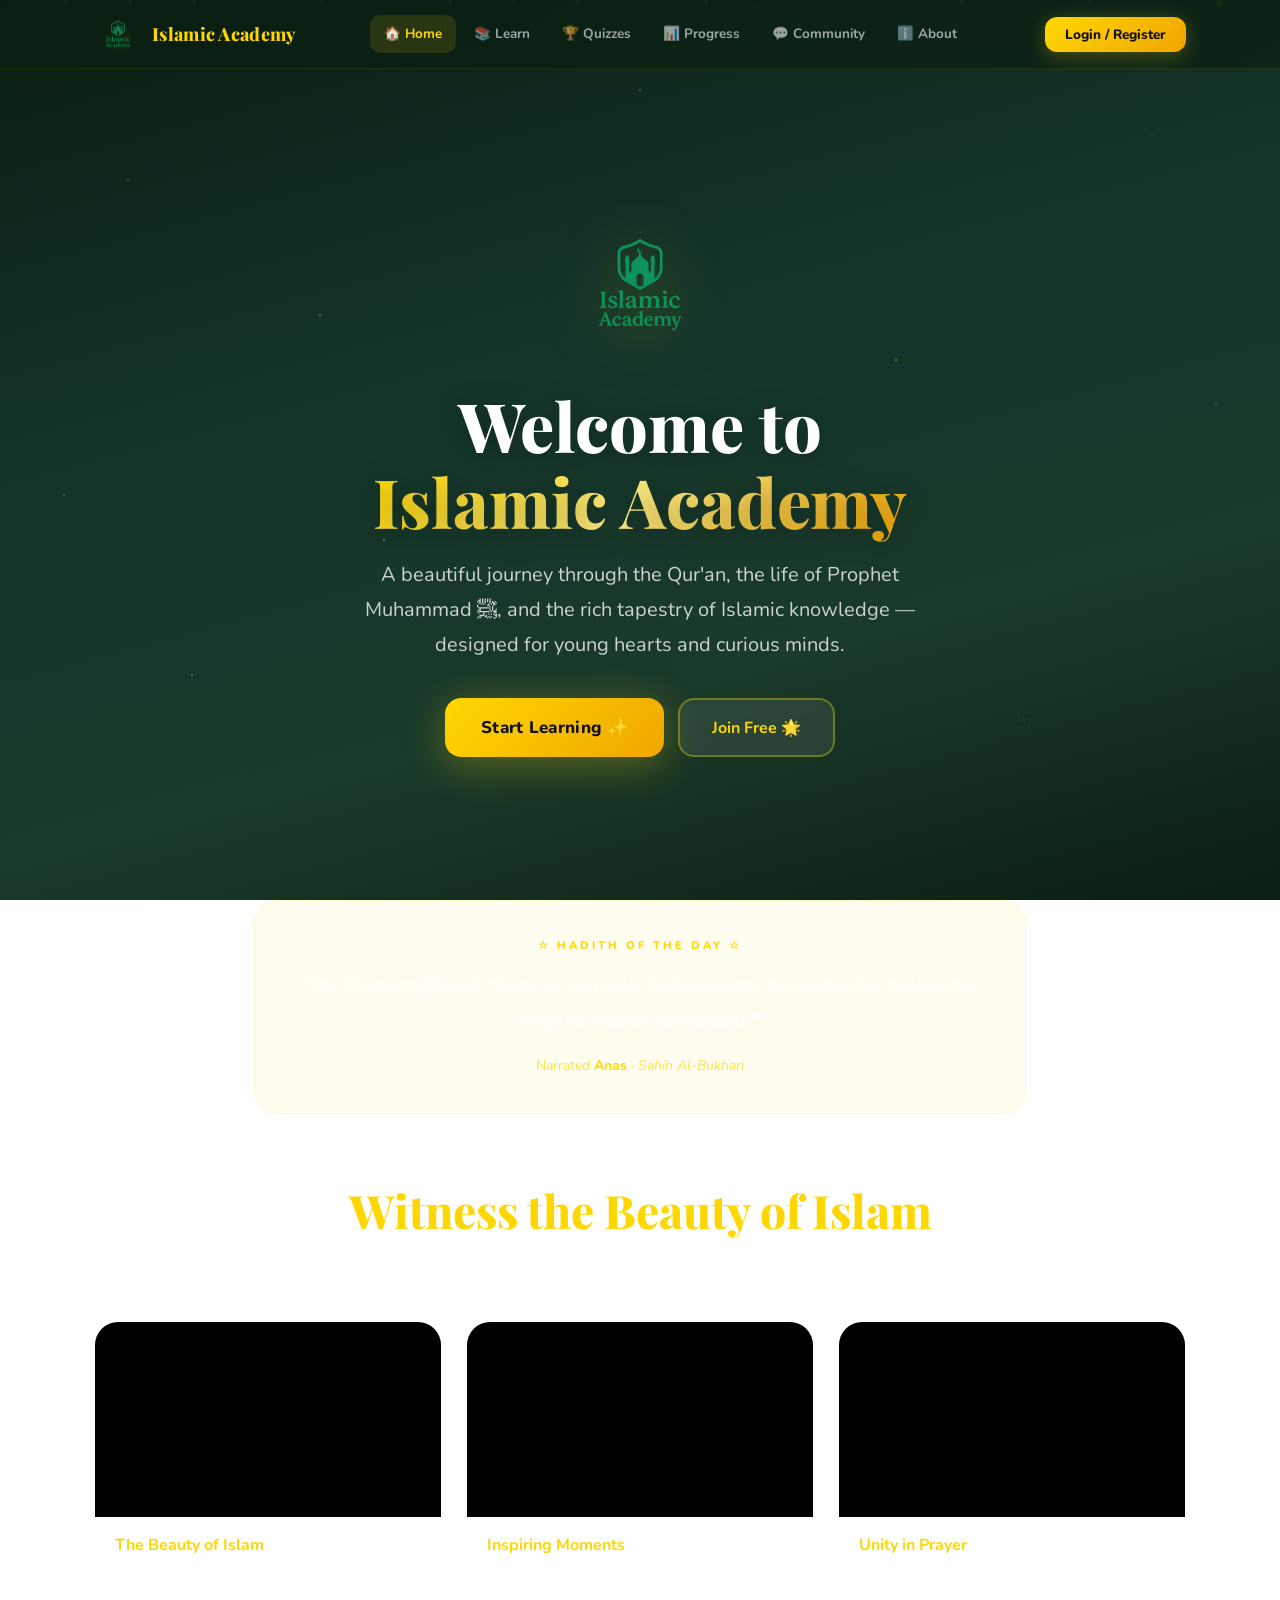
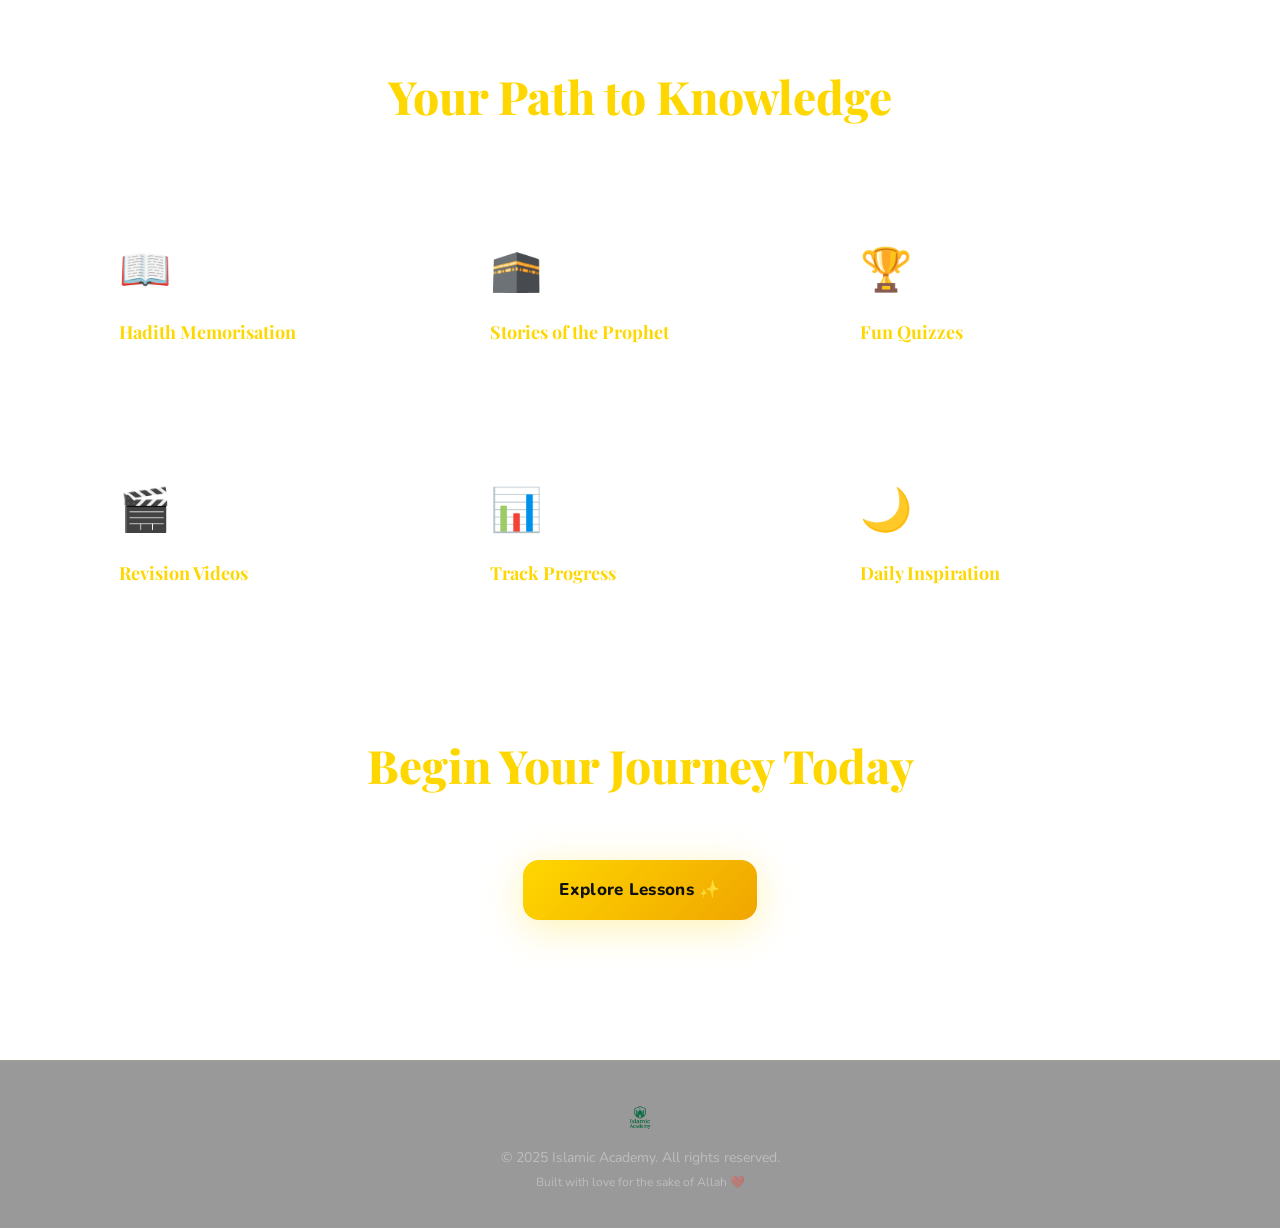
<file: index.html>
<!DOCTYPE html>
<html lang="en">
<head>
  <meta charset="UTF-8"/>
  <meta name="viewport" content="width=device-width, initial-scale=1.0"/>
  <title>Islamic Academy – Home</title>
  <link rel="stylesheet" href="css/style.css"/>
</head>
<body>

  <!-- Floating particles -->
  <div class="particles">
    <div class="particle"></div><div class="particle"></div><div class="particle"></div>
    <div class="particle"></div><div class="particle"></div><div class="particle"></div>
    <div class="particle"></div><div class="particle"></div><div class="particle"></div>
    <div class="particle"></div><div class="particle"></div><div class="particle"></div>
  </div>

  <!-- ═══ NAVBAR ═══ -->
    <div class="navbar-wrap" id="navbar-wrap">
    <nav class="navbar">
      <a href="index.html" class="logo">
        <img src="assets/OFFICAL Logo.png" alt="Islamic Academy Logo"/>
        <span class="logo-text">Islamic Academy</span>
      </a>
      <ul class="nav-links" id="nav-links">
        <li><a href="index.html">🏠 Home</a></li>
        <li><a href="learn.html">📚 Learn</a></li>
        <li><a href="courses.html">🏆 Quizzes</a></li>
        <li><a href="progress.html">📊 Progress</a></li>
        <li><a href="community.html">💬 Community</a></li>
        <li><a href="about.html">ℹ️ About</a></li>
      </ul>
      <div style="display:flex;align-items:center;gap:10px;">
        <div id="user-points-display" style="display:none;" class="nav-points"></div>
        <div id="auth-area">
          <button class="nav-auth-btn" onclick="openAuthModal('login')">Login / Register</button>
        </div>
        <button class="nav-toggle" id="nav-toggle" aria-label="Menu">☰</button>
      </div>
    </nav>
    <div class="nav-mobile" id="nav-mobile">
      <a href="index.html">🏠 Home</a>
      <a href="learn.html">📚 Learn</a>
      <a href="courses.html">🏆 Quizzes</a>
      <a href="progress.html">📊 Progress</a>
      <a href="community.html">💬 Community</a>
      <a href="about.html">ℹ️ About</a>
    </div>
  </div>

  <!-- ═══ HERO ═══ -->
  <section class="hero">
    <img src="assets/OFFICAL Logo.png" alt="Islamic Academy" class="hero-logo reveal"/>
    <h1 class="reveal reveal-delay-1">Welcome to<br><span class="gold-grad">Islamic Academy</span></h1>
    <p class="hero-sub reveal reveal-delay-2">
      A beautiful journey through the Qur'an, the life of Prophet Muhammad ﷺ, and the rich tapestry of Islamic knowledge — designed for young hearts and curious minds.
    </p>
    <div class="hero-btns reveal reveal-delay-3">
      <a href="learn.html" class="btn-primary">Start Learning ✨</a>
      <button class="btn-outline" id="hero-join-btn" onclick="openAuthModal('register')">Join Free 🌟</button>
    </div>
  </section>

  <!-- ═══ HADITH OF THE DAY ═══ -->
  <section class="hadith-section reveal">
    <div class="hadith-card">
      <p class="hadith-label">☆ Hadith of the Day ☆</p>
      <p class="hadith-text" id="hadith-text"><em>Loading…</em></p>
      <p class="hadith-source" id="hadith-source"></p>
    </div>
  </section>

  <!-- ═══ VIDEO SHOWCASE ═══ -->
  <section class="container mt-5 reveal">
    <h2 class="section-title">Witness the Beauty of Islam</h2>
    <p class="section-sub">These gatherings of faith move hearts across the world</p>
    <div class="video-grid">
      <div class="video-card reveal reveal-delay-1">
        <div class="video-embed">
          <iframe src="https://www.youtube.com/embed/hzM3KN6j7kQ?rel=0" title="Islamic Video 1" allow="accelerometer;autoplay;clipboard-write;encrypted-media;gyroscope;picture-in-picture" allowfullscreen loading="lazy"></iframe>
        </div>
        <div class="video-info">
          <h4>The Beauty of Islam</h4>
          <p>A moving glimpse into the faith</p>
        </div>
      </div>
      <div class="video-card reveal reveal-delay-2">
        <div class="video-embed">
          <iframe src="https://www.youtube.com/embed/f6Oyji5hnAg?rel=0" title="Islamic Video 2" allow="accelerometer;autoplay;clipboard-write;encrypted-media;gyroscope;picture-in-picture" allowfullscreen loading="lazy"></iframe>
        </div>
        <div class="video-info">
          <h4>Inspiring Moments</h4>
          <p>Scenes that touch the heart and soul</p>
        </div>
      </div>
      <div class="video-card reveal reveal-delay-3">
        <div class="video-embed">
          <iframe src="https://www.youtube.com/embed/KBxLeBvIWmg?rel=0" title="Islamic Video 3" allow="accelerometer;autoplay;clipboard-write;encrypted-media;gyroscope;picture-in-picture" allowfullscreen loading="lazy"></iframe>
        </div>
        <div class="video-info">
          <h4>Unity in Prayer</h4>
          <p>Witnessing the power of collective worship</p>
        </div>
      </div>
    </div>
  </section>

  <!-- ═══ FEATURES GRID ═══ -->
  <section class="container mt-5 reveal">
    <h2 class="section-title">Your Path to Knowledge</h2>
    <p class="section-sub">Explore everything Islamic Academy has to offer</p>
    <div class="features-grid">
      <a href="learn.html" class="feature-card reveal reveal-delay-1">
        <div class="feature-icon">📖</div>
        <h3>Hadith Memorisation</h3>
        <p>Learn beautiful sayings of the Prophet ﷺ with daily selections</p>
      </a>
      <a href="learn.html" class="feature-card reveal reveal-delay-2">
        <div class="feature-icon">🕋</div>
        <h3>Stories of the Prophet</h3>
        <p>Inspiring stories from the life of Muhammad ﷺ</p>
      </a>
      <a href="courses.html" class="feature-card reveal reveal-delay-3">
        <div class="feature-icon">🏆</div>
        <h3>Fun Quizzes</h3>
        <p>Test your knowledge and track your progress</p>
      </a>
      <a href="learn.html" class="feature-card reveal reveal-delay-4">
        <div class="feature-icon">🎬</div>
        <h3>Revision Videos</h3>
        <p>Watch and learn with curated educational content</p>
      </a>
      <a href="progress.html" class="feature-card reveal reveal-delay-5">
        <div class="feature-icon">📊</div>
        <h3>Track Progress</h3>
        <p>See how far you've come on your learning journey</p>
      </a>
      <a href="learn.html" class="feature-card reveal reveal-delay-5">
        <div class="feature-icon">🌙</div>
        <h3>Daily Inspiration</h3>
        <p>Start each day with wisdom from the Qur'an and Sunnah</p>
      </a>
    </div>
  </section>

  <!-- ═══ CTA ═══ -->
  <section class="container mt-5 text-center reveal" style="padding-bottom:80px;">
    <h2 class="section-title">Begin Your Journey Today</h2>
    <p style="color:var(--text-muted);max-width:500px;margin:0 auto 24px;font-size:16px;">
      Knowledge is light — let it illuminate your path.
    </p>
    <a href="learn.html" class="btn-primary">Explore Lessons ✨</a>
  </section>

  <!-- ═══ FOOTER ═══ -->
  <footer>
    <img src="assets/OFFICAL Logo.png" alt="Islamic Academy" class="footer-logo"/>
    <p>&copy; 2025 Islamic Academy. All rights reserved.</p>
    <p class="footer-love">Built with love for the sake of Allah ❤️</p>
  </footer>

  <!-- ═══ AUTH MODAL ═══ -->
  <div class="modal-overlay" id="auth-modal">
    <div class="modal-box" id="auth-box">
      <!-- Populated by JS -->
    </div>
  </div>

  <script src="js/script.js"></script>
</body>
</html>
</file>
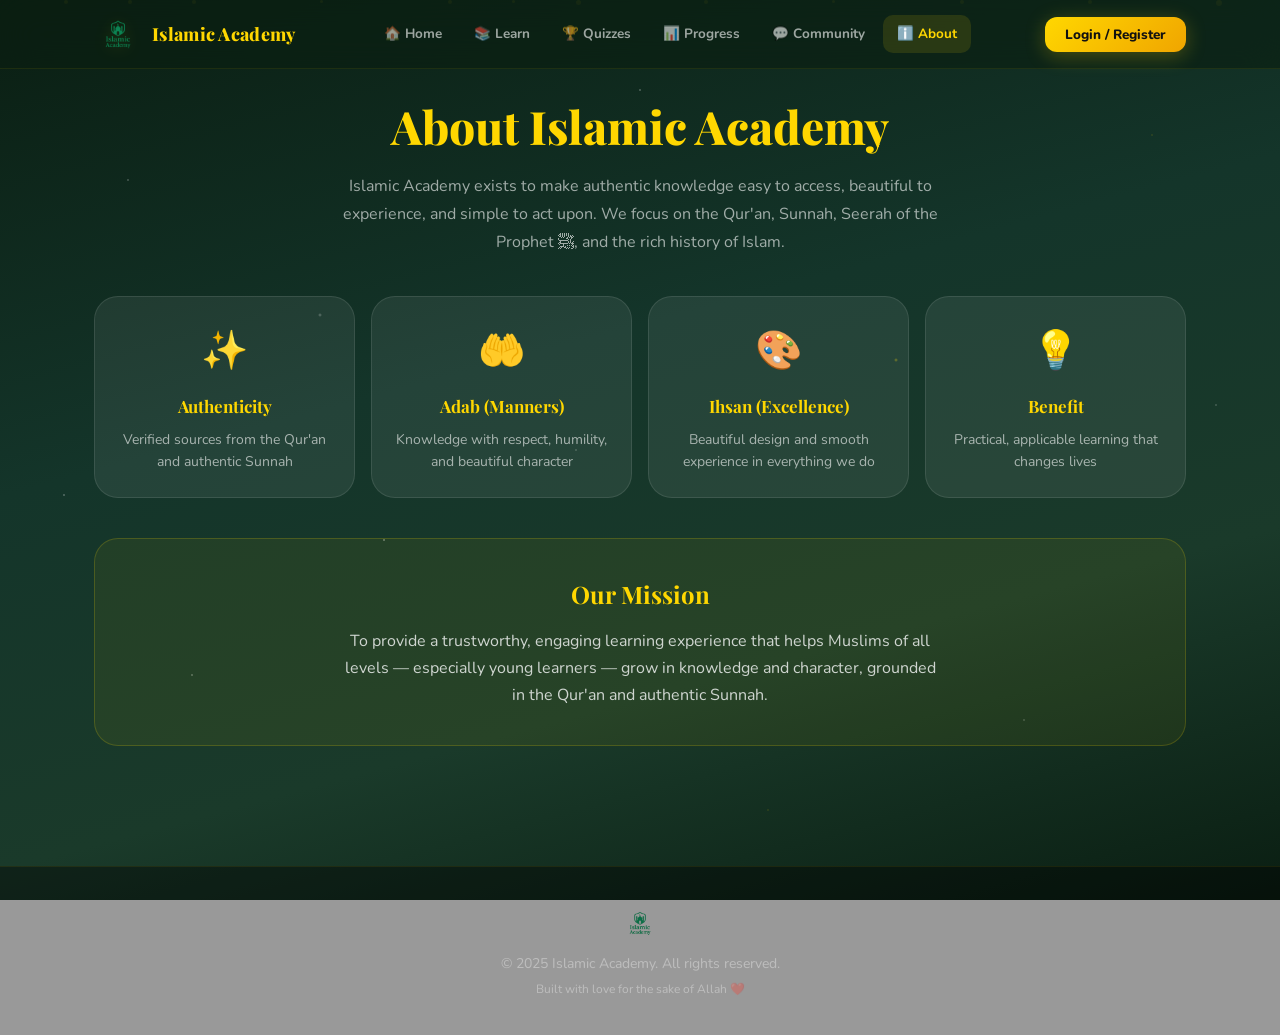
<file: about.html>
<!DOCTYPE html>
<html lang="en">
<head>
  <meta charset="UTF-8"/><meta name="viewport" content="width=device-width, initial-scale=1.0"/>
  <title>About – Islamic Academy</title>
  <link rel="stylesheet" href="css/style.css"/>
</head>
<body>
  <div class="particles"><div class="particle"></div><div class="particle"></div><div class="particle"></div><div class="particle"></div><div class="particle"></div><div class="particle"></div><div class="particle"></div><div class="particle"></div><div class="particle"></div><div class="particle"></div><div class="particle"></div><div class="particle"></div></div>

    <div class="navbar-wrap" id="navbar-wrap">
    <nav class="navbar">
      <a href="index.html" class="logo">
        <img src="assets/OFFICAL Logo.png" alt="Islamic Academy Logo"/>
        <span class="logo-text">Islamic Academy</span>
      </a>
      <ul class="nav-links" id="nav-links">
        <li><a href="index.html">🏠 Home</a></li>
        <li><a href="learn.html">📚 Learn</a></li>
        <li><a href="courses.html">🏆 Quizzes</a></li>
        <li><a href="progress.html">📊 Progress</a></li>
        <li><a href="community.html">💬 Community</a></li>
        <li><a href="about.html">ℹ️ About</a></li>
      </ul>
      <div style="display:flex;align-items:center;gap:10px;">
        <div id="user-points-display" style="display:none;" class="nav-points"></div>
        <div id="auth-area">
          <button class="nav-auth-btn" onclick="openAuthModal('login')">Login / Register</button>
        </div>
        <button class="nav-toggle" id="nav-toggle" aria-label="Menu">☰</button>
      </div>
    </nav>
    <div class="nav-mobile" id="nav-mobile">
      <a href="index.html">🏠 Home</a>
      <a href="learn.html">📚 Learn</a>
      <a href="courses.html">🏆 Quizzes</a>
      <a href="progress.html">📊 Progress</a>
      <a href="community.html">💬 Community</a>
      <a href="about.html">ℹ️ About</a>
    </div>
  </div>

  <div class="page-content container">
    <h1 class="section-title reveal">About Islamic Academy</h1>
    <p class="section-sub reveal" style="max-width:650px;margin-left:auto;margin-right:auto;line-height:1.75;">
      Islamic Academy exists to make authentic knowledge easy to access, beautiful to experience, and simple to act upon. We focus on the Qur'an, Sunnah, Seerah of the Prophet ﷺ, and the rich history of Islam.
    </p>

    <div class="about-values-grid mt-4 reveal">
      <div class="about-value reveal reveal-delay-1"><div class="av-icon">✨</div><h3>Authenticity</h3><p>Verified sources from the Qur'an and authentic Sunnah</p></div>
      <div class="about-value reveal reveal-delay-2"><div class="av-icon">🤲</div><h3>Adab (Manners)</h3><p>Knowledge with respect, humility, and beautiful character</p></div>
      <div class="about-value reveal reveal-delay-3"><div class="av-icon">🎨</div><h3>Ihsan (Excellence)</h3><p>Beautiful design and smooth experience in everything we do</p></div>
      <div class="about-value reveal reveal-delay-4"><div class="av-icon">💡</div><h3>Benefit</h3><p>Practical, applicable learning that changes lives</p></div>
    </div>

    <div class="about-mission reveal">
      <h2>Our Mission</h2>
      <p>To provide a trustworthy, engaging learning experience that helps Muslims of all levels — especially young learners — grow in knowledge and character, grounded in the Qur'an and authentic Sunnah.</p>
    </div>
  </div>

  <footer><img src="assets/OFFICAL Logo.png" alt="Islamic Academy" class="footer-logo"/><p>&copy; 2025 Islamic Academy. All rights reserved.</p><p class="footer-love">Built with love for the sake of Allah ❤️</p></footer>
  <div class="modal-overlay" id="auth-modal"><div class="modal-box" id="auth-box"></div></div>
  <script src="js/script.js"></script>
</body>
</html>
</file>
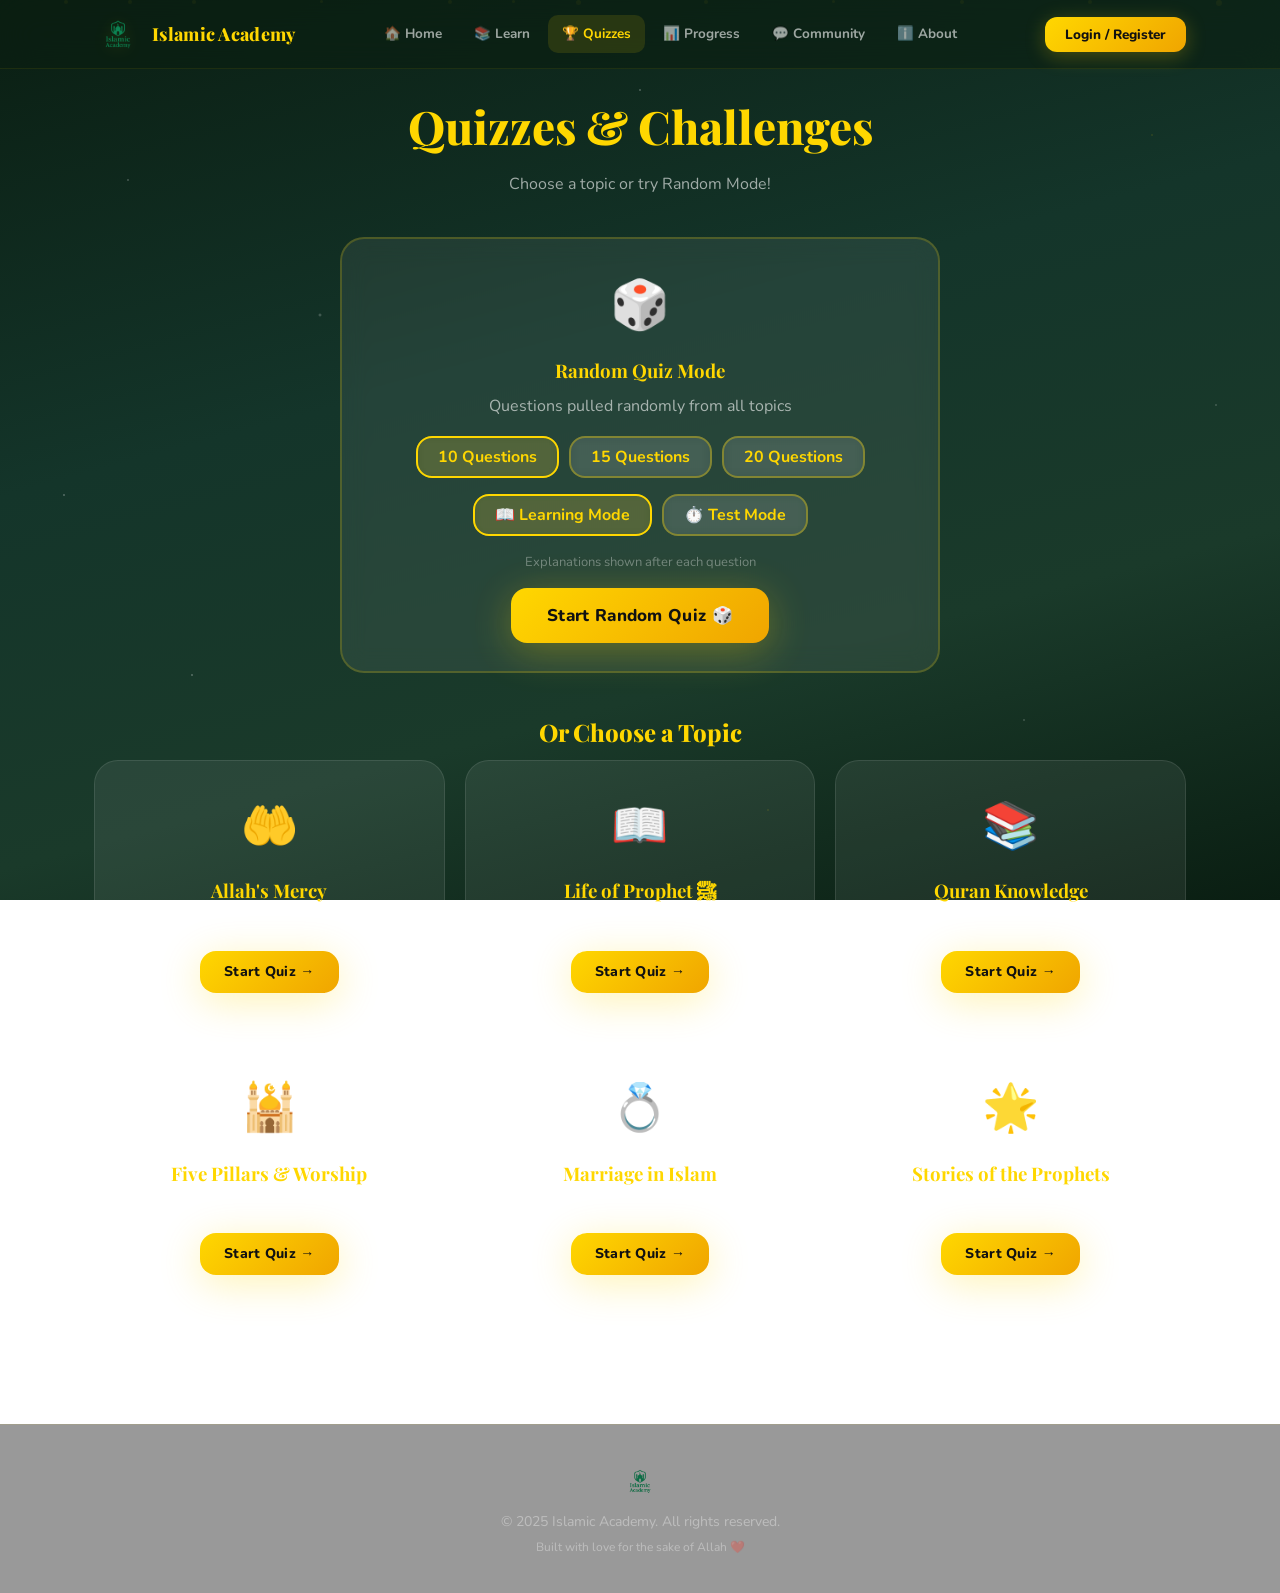
<file: courses.html>
<!DOCTYPE html>
<html lang="en">
<head><meta charset="UTF-8"/><meta name="viewport" content="width=device-width, initial-scale=1.0"/><title>Quizzes – Islamic Academy</title><link rel="stylesheet" href="css/style.css"/></head>
<body>
<div class="particles"><div class="particle"></div><div class="particle"></div><div class="particle"></div><div class="particle"></div><div class="particle"></div><div class="particle"></div><div class="particle"></div><div class="particle"></div><div class="particle"></div><div class="particle"></div><div class="particle"></div><div class="particle"></div></div>

  <div class="navbar-wrap" id="navbar-wrap">
    <nav class="navbar">
      <a href="index.html" class="logo">
        <img src="assets/OFFICAL Logo.png" alt="Islamic Academy Logo"/>
        <span class="logo-text">Islamic Academy</span>
      </a>
      <ul class="nav-links" id="nav-links">
        <li><a href="index.html">🏠 Home</a></li>
        <li><a href="learn.html">📚 Learn</a></li>
        <li><a href="courses.html">🏆 Quizzes</a></li>
        <li><a href="progress.html">📊 Progress</a></li>
        <li><a href="community.html">💬 Community</a></li>
        <li><a href="about.html">ℹ️ About</a></li>
      </ul>
      <div style="display:flex;align-items:center;gap:10px;">
        <div id="user-points-display" style="display:none;" class="nav-points"></div>
        <div id="auth-area">
          <button class="nav-auth-btn" onclick="openAuthModal('login')">Login / Register</button>
        </div>
        <button class="nav-toggle" id="nav-toggle" aria-label="Menu">☰</button>
      </div>
    </nav>
    <div class="nav-mobile" id="nav-mobile">
      <a href="index.html">🏠 Home</a>
      <a href="learn.html">📚 Learn</a>
      <a href="courses.html">🏆 Quizzes</a>
      <a href="progress.html">📊 Progress</a>
      <a href="community.html">💬 Community</a>
      <a href="about.html">ℹ️ About</a>
    </div>
  </div>

<div class="page-content container">
  <h1 class="section-title reveal">Quizzes & Challenges</h1>
  <p class="section-sub reveal">Choose a topic or try Random Mode!</p>

  <!-- Random Quiz Mode Card -->
  <div class="glass-card reveal text-center mb-3" id="random-quiz-card" style="max-width:600px;margin-left:auto;margin-right:auto;border:2px solid rgba(255,215,0,0.2);">
    <div style="font-size:48px;margin-bottom:12px;">🎲</div>
    <h3 style="color:var(--gold);font-family:var(--font-display);margin-bottom:8px;">Random Quiz Mode</h3>
    <p style="color:var(--text-muted);margin-bottom:16px;">Questions pulled randomly from all topics</p>
    <div style="display:flex;gap:10px;justify-content:center;flex-wrap:wrap;margin-bottom:16px;">
      <button class="btn-outline random-count active" data-count="10" onclick="selectRandomCount(this,10)" style="padding:8px 20px;">10 Questions</button>
      <button class="btn-outline random-count" data-count="15" onclick="selectRandomCount(this,15)" style="padding:8px 20px;">15 Questions</button>
      <button class="btn-outline random-count" data-count="20" onclick="selectRandomCount(this,20)" style="padding:8px 20px;">20 Questions</button>
    </div>
    <div style="display:flex;gap:10px;justify-content:center;flex-wrap:wrap;margin-bottom:16px;">
      <button class="btn-outline quiz-mode-btn active" data-mode="learning" onclick="selectQuizMode(this,'learning')" style="padding:8px 20px;">📖 Learning Mode</button>
      <button class="btn-outline quiz-mode-btn" data-mode="test" onclick="selectQuizMode(this,'test')" style="padding:8px 20px;">⏱️ Test Mode</button>
    </div>
    <p id="mode-desc" style="color:var(--text-dim);font-size:13px;margin-bottom:16px;">Explanations shown after each question</p>
    <button class="btn-primary" onclick="startRandomQuiz()">Start Random Quiz 🎲</button>
  </div>

  <h2 class="section-title reveal mt-4" style="font-size:24px;">Or Choose a Topic</h2>
  <div class="quiz-grid" id="quiz-grid"></div>

  <!-- Quiz Runner -->
  <div class="quiz-runner" id="quiz-runner" style="display:none;">
    <div style="display:flex;align-items:center;justify-content:space-between;margin-bottom:12px;">
      <h2 style="color:var(--gold);font-family:var(--font-display);margin:0;" id="qr-title">Quiz</h2>
      <div style="display:flex;align-items:center;gap:12px;">
        <span id="qr-streak" style="display:none;color:var(--gold);font-weight:800;font-size:14px;"></span>
        <button class="btn-full danger-soft" style="width:auto;padding:8px 20px;font-size:13px;margin:0;" onclick="exitQuiz()">Exit</button>
      </div>
    </div>
    <div class="quiz-progress-bar"><div class="quiz-progress-fill" id="qr-bar"></div></div>
    <div class="quiz-question-card">
      <!-- Story context before question -->
      <div id="qr-story-context" style="display:none;padding:14px;background:rgba(255,215,0,0.05);border-radius:12px;margin-bottom:16px;border-left:3px solid rgba(255,215,0,0.3);"></div>
      <p style="color:rgba(255,215,0,0.5);font-size:13px;font-weight:700;margin-bottom:4px;" id="qr-counter"></p>
      <p class="quiz-q-text" id="qr-question"></p>
      <div class="quiz-options" id="qr-options"></div>
      <div id="qr-explain" style="display:none;"></div>
      <button class="btn-full" id="qr-next" style="display:none;" onclick="quizNext()">Next →</button>
    </div>
  </div>

  <!-- Quiz Result -->
  <div class="quiz-result-card" id="quiz-result" style="display:none;">
    <div class="quiz-result-icon" id="qr-result-icon">🏆</div>
    <h2 style="color:var(--gold);font-family:var(--font-display);margin:12px 0 4px;" id="qr-result-msg"></h2>
    <p class="quiz-result-pct" id="qr-result-pct"></p>
    <p style="color:var(--text-muted);margin-bottom:12px;" id="qr-result-detail"></p>
    <p id="qr-result-streak" style="color:var(--gold);font-weight:700;margin-bottom:20px;display:none;"></p>
    <!-- Test mode: show all answers -->
    <div id="qr-test-review" style="display:none;max-width:600px;margin:0 auto 24px;text-align:left;"></div>
    <div style="display:flex;gap:12px;justify-content:center;flex-wrap:wrap;">
      <button class="btn-primary" onclick="retryQuiz()">Retry</button>
      <button class="btn-outline" onclick="exitQuiz()">Back to Quizzes</button>
    </div>
  </div>
</div>

<footer><img src="assets/OFFICAL Logo.png" alt="Islamic Academy" class="footer-logo"/><p>&copy; 2025 Islamic Academy. All rights reserved.</p><p class="footer-love">Built with love for the sake of Allah ❤️</p></footer>
<div class="modal-overlay" id="auth-modal"><div class="modal-box" id="auth-box"></div></div>
<script src="js/script.js"></script>
</body></html>
</file>
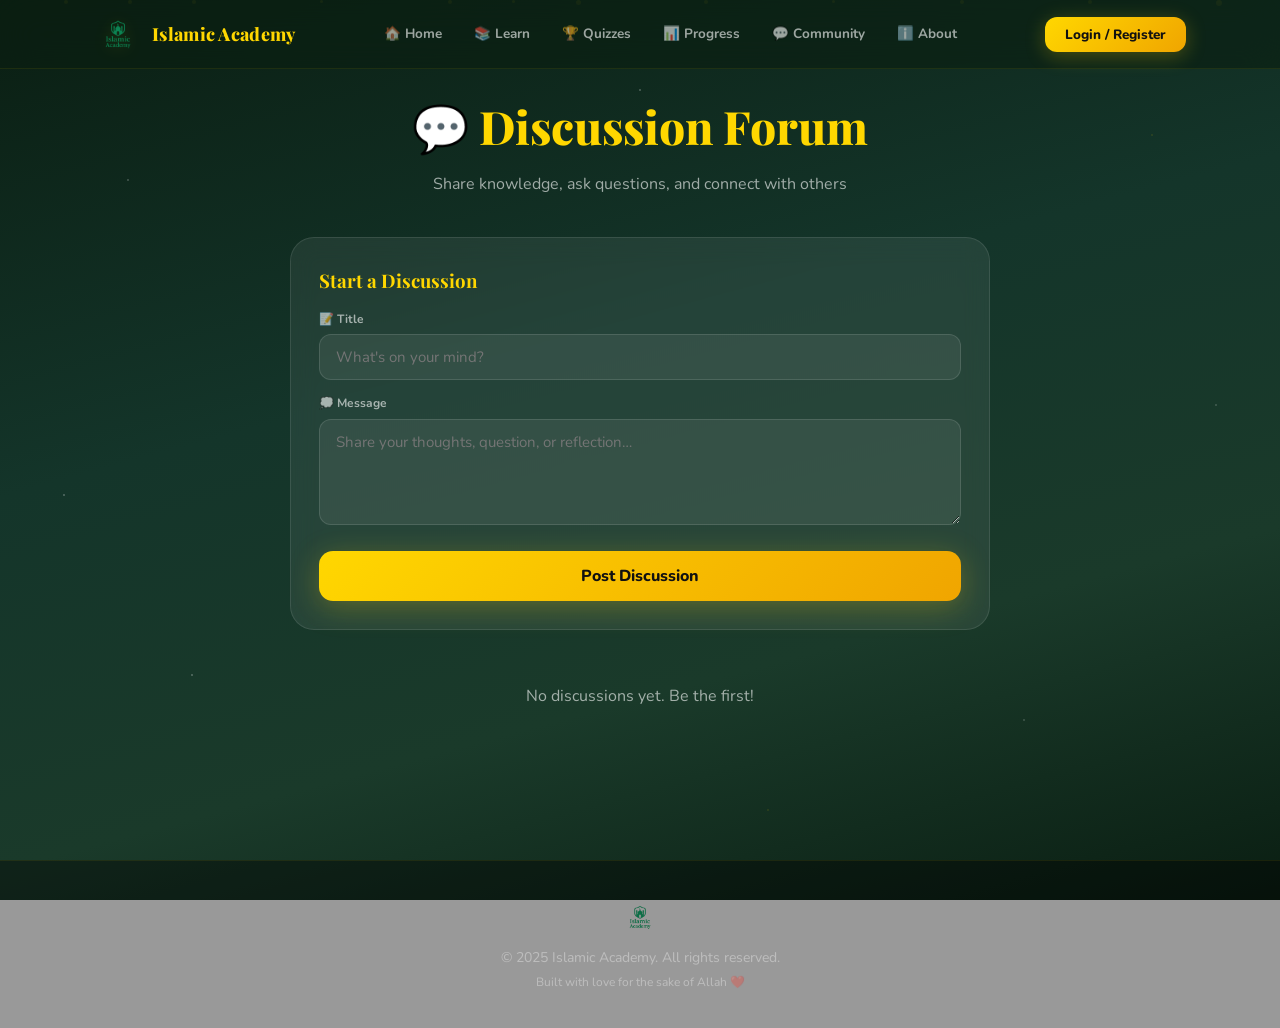
<file: forum.html>
<!DOCTYPE html>
<html lang="en">
<head><meta charset="UTF-8"/><meta name="viewport" content="width=device-width, initial-scale=1.0"/><title>Forum – Islamic Academy</title><link rel="stylesheet" href="css/style.css"/></head>
<body>
<div class="particles"><div class="particle"></div><div class="particle"></div><div class="particle"></div><div class="particle"></div><div class="particle"></div><div class="particle"></div><div class="particle"></div><div class="particle"></div><div class="particle"></div><div class="particle"></div><div class="particle"></div><div class="particle"></div></div>
  <div class="navbar-wrap" id="navbar-wrap">
    <nav class="navbar">
      <a href="index.html" class="logo">
        <img src="assets/OFFICAL Logo.png" alt="Islamic Academy Logo"/>
        <span class="logo-text">Islamic Academy</span>
      </a>
      <ul class="nav-links" id="nav-links">
        <li><a href="index.html">🏠 Home</a></li>
        <li><a href="learn.html">📚 Learn</a></li>
        <li><a href="courses.html">🏆 Quizzes</a></li>
        <li><a href="progress.html">📊 Progress</a></li>
        <li><a href="community.html">💬 Community</a></li>
        <li><a href="about.html">ℹ️ About</a></li>
      </ul>
      <div style="display:flex;align-items:center;gap:10px;">
        <div id="user-points-display" style="display:none;" class="nav-points"></div>
        <div id="auth-area">
          <button class="nav-auth-btn" onclick="openAuthModal('login')">Login / Register</button>
        </div>
        <button class="nav-toggle" id="nav-toggle" aria-label="Menu">☰</button>
      </div>
    </nav>
    <div class="nav-mobile" id="nav-mobile">
      <a href="index.html">🏠 Home</a>
      <a href="learn.html">📚 Learn</a>
      <a href="courses.html">🏆 Quizzes</a>
      <a href="progress.html">📊 Progress</a>
      <a href="community.html">💬 Community</a>
      <a href="about.html">ℹ️ About</a>
    </div>
  </div>

<div class="page-content container">
  <h1 class="section-title reveal">💬 Discussion Forum</h1>
  <p class="section-sub reveal">Share knowledge, ask questions, and connect with others</p>
  <div class="glass-card reveal mb-3" style="max-width:700px;margin-left:auto;margin-right:auto;">
    <h3 style="color:var(--gold);font-family:var(--font-display);margin-bottom:14px;">Start a Discussion</h3>
    <form id="forum-form">
      <div class="form-field"><label>📝 Title</label><input id="forum-title" placeholder="What's on your mind?" required/></div>
      <div class="form-field"><label>💭 Message</label><textarea id="forum-body" rows="4" placeholder="Share your thoughts, question, or reflection…" required style="width:100%;padding:12px 16px;border-radius:12px;border:1px solid rgba(255,255,255,0.12);background:rgba(255,255,255,0.07);color:#fff;font-size:15px;font-family:var(--font-body);outline:none;resize:vertical;"></textarea></div>
      <button type="submit" class="btn-full" style="margin-top:4px;">Post Discussion</button>
    </form>
  </div>
  <div id="forum-posts" style="max-width:700px;margin:0 auto;"></div>
</div>
<footer><img src="assets/OFFICAL Logo.png" alt="Islamic Academy" class="footer-logo"/><p>&copy; 2025 Islamic Academy. All rights reserved.</p><p class="footer-love">Built with love for the sake of Allah ❤️</p></footer>
<div class="modal-overlay" id="auth-modal"><div class="modal-box" id="auth-box"></div></div>
<script src="js/script.js"></script>
</body></html>
</file>
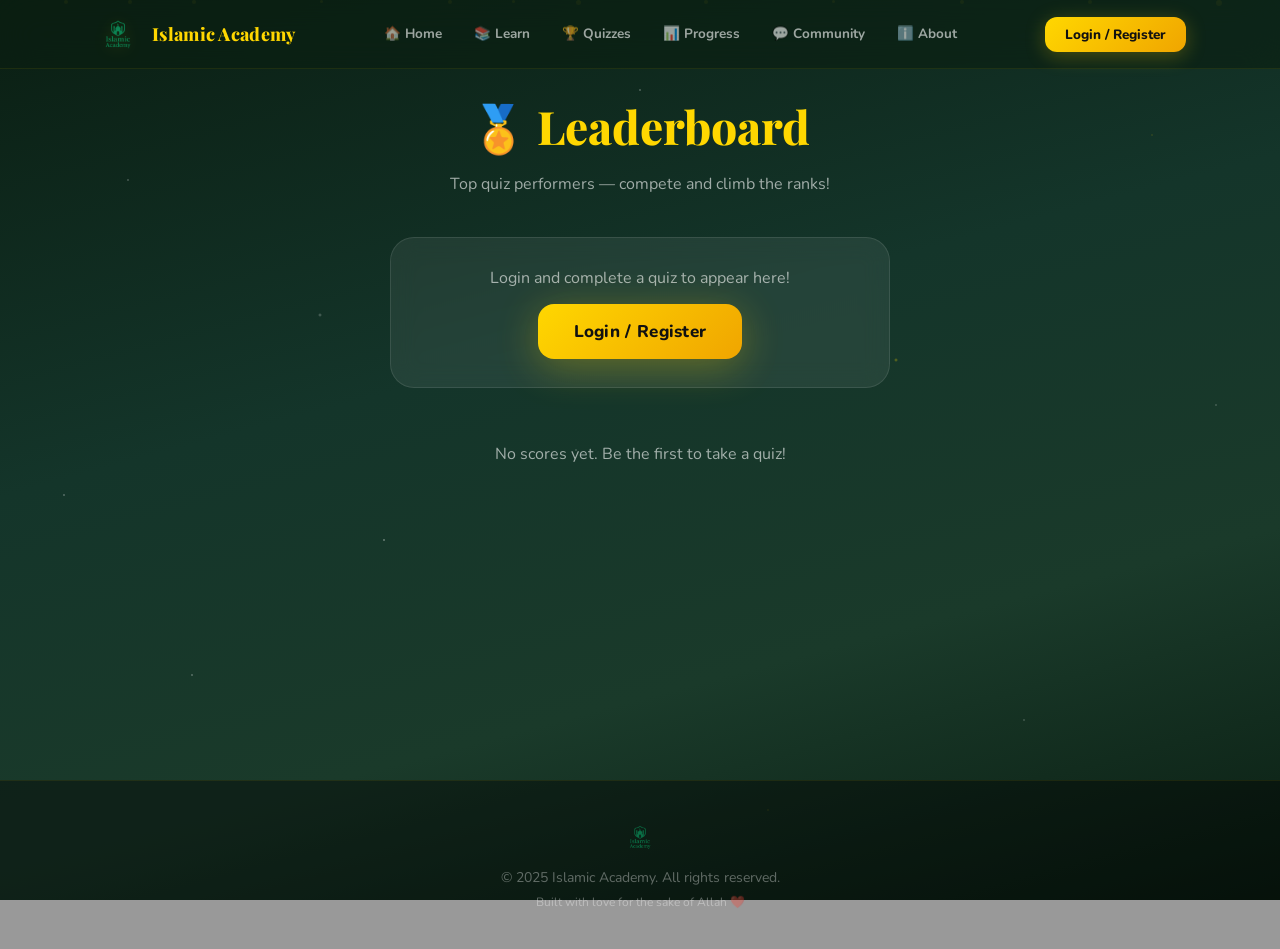
<file: leaderboard.html>
<!DOCTYPE html>
<html lang="en">
<head><meta charset="UTF-8"/><meta name="viewport" content="width=device-width, initial-scale=1.0"/><title>Leaderboard – Islamic Academy</title><link rel="stylesheet" href="css/style.css"/></head>
<body>
<div class="particles"><div class="particle"></div><div class="particle"></div><div class="particle"></div><div class="particle"></div><div class="particle"></div><div class="particle"></div><div class="particle"></div><div class="particle"></div><div class="particle"></div><div class="particle"></div><div class="particle"></div><div class="particle"></div></div>

  <div class="navbar-wrap" id="navbar-wrap">
    <nav class="navbar">
      <a href="index.html" class="logo">
        <img src="assets/OFFICAL Logo.png" alt="Islamic Academy Logo"/>
        <span class="logo-text">Islamic Academy</span>
      </a>
      <ul class="nav-links" id="nav-links">
        <li><a href="index.html">🏠 Home</a></li>
        <li><a href="learn.html">📚 Learn</a></li>
        <li><a href="courses.html">🏆 Quizzes</a></li>
        <li><a href="progress.html">📊 Progress</a></li>
        <li><a href="community.html">💬 Community</a></li>
        <li><a href="about.html">ℹ️ About</a></li>
      </ul>
      <div style="display:flex;align-items:center;gap:10px;">
        <div id="user-points-display" style="display:none;" class="nav-points"></div>
        <div id="auth-area">
          <button class="nav-auth-btn" onclick="openAuthModal('login')">Login / Register</button>
        </div>
        <button class="nav-toggle" id="nav-toggle" aria-label="Menu">☰</button>
      </div>
    </nav>
    <div class="nav-mobile" id="nav-mobile">
      <a href="index.html">🏠 Home</a>
      <a href="learn.html">📚 Learn</a>
      <a href="courses.html">🏆 Quizzes</a>
      <a href="progress.html">📊 Progress</a>
      <a href="community.html">💬 Community</a>
      <a href="about.html">ℹ️ About</a>
    </div>
  </div>

<div class="page-content container">
  <h1 class="section-title reveal">🏅 Leaderboard</h1>
  <p class="section-sub reveal">Top quiz performers — compete and climb the ranks!</p>
  
  <!-- Your position -->
  <div id="your-rank" class="glass-card text-center reveal mb-3" style="max-width:500px;margin-left:auto;margin-right:auto;"></div>
  
  <!-- Full leaderboard -->
  <div id="leaderboard-full" style="max-width:650px;margin:0 auto;" class="reveal"></div>
</div>

<footer><img src="assets/OFFICAL Logo.png" alt="Islamic Academy" class="footer-logo"/><p>&copy; 2025 Islamic Academy. All rights reserved.</p><p class="footer-love">Built with love for the sake of Allah ❤️</p></footer>
<div class="modal-overlay" id="auth-modal"><div class="modal-box" id="auth-box"></div></div>
<script src="js/script.js"></script>
</body></html>
</file>
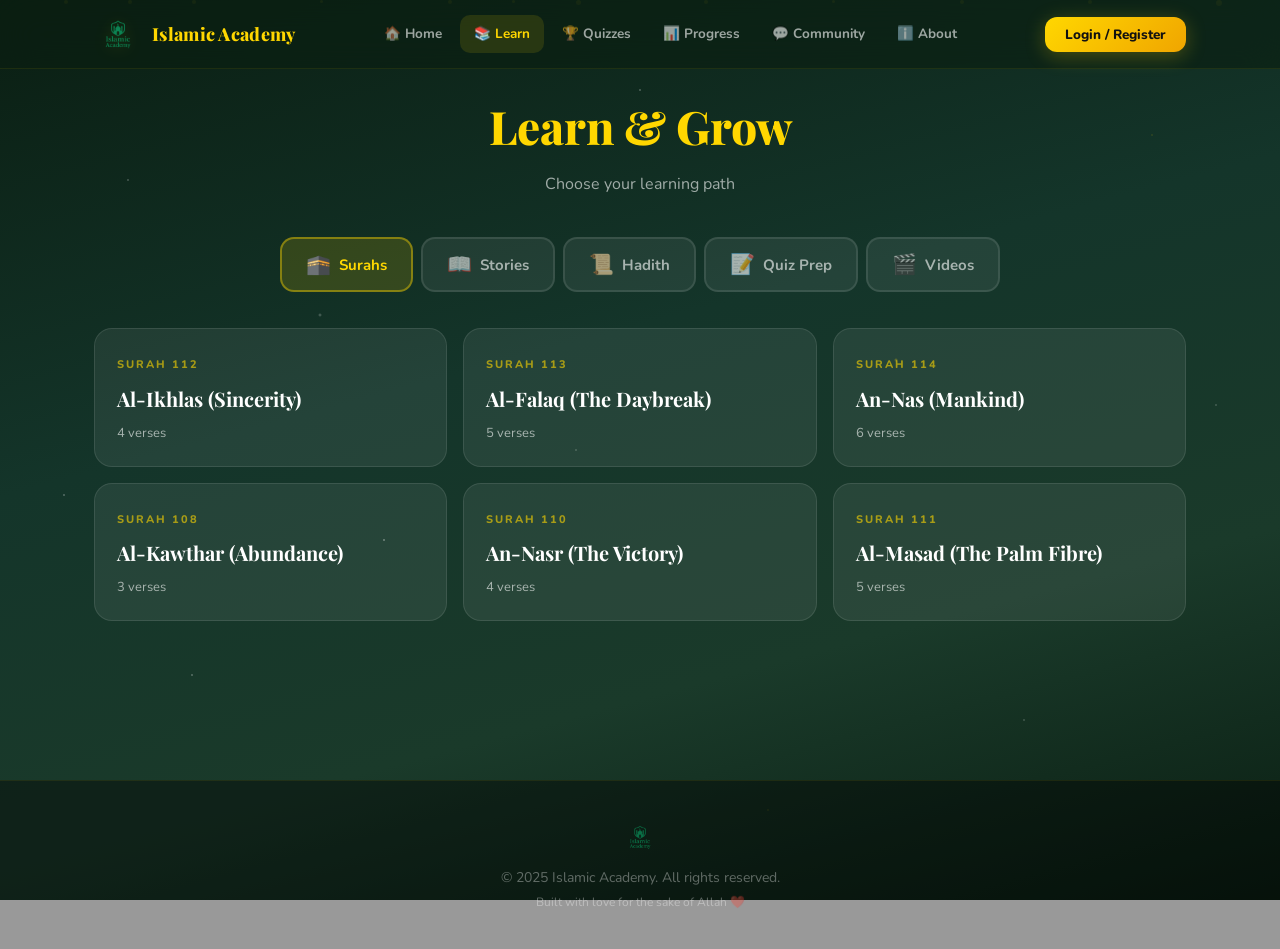
<file: learn.html>
<!DOCTYPE html>
<html lang="en">
<head><meta charset="UTF-8"/><meta name="viewport" content="width=device-width, initial-scale=1.0"/><title>Learn – Islamic Academy</title><link rel="stylesheet" href="css/style.css"/></head>
<body>
<div class="particles"><div class="particle"></div><div class="particle"></div><div class="particle"></div><div class="particle"></div><div class="particle"></div><div class="particle"></div><div class="particle"></div><div class="particle"></div><div class="particle"></div><div class="particle"></div><div class="particle"></div><div class="particle"></div></div>

  <!-- NAVBAR (placeholder — will be replaced by script below) -->
    <div class="navbar-wrap" id="navbar-wrap">
    <nav class="navbar">
      <a href="index.html" class="logo">
        <img src="assets/OFFICAL Logo.png" alt="Islamic Academy Logo"/>
        <span class="logo-text">Islamic Academy</span>
      </a>
      <ul class="nav-links" id="nav-links">
        <li><a href="index.html">🏠 Home</a></li>
        <li><a href="learn.html">📚 Learn</a></li>
        <li><a href="courses.html">🏆 Quizzes</a></li>
        <li><a href="progress.html">📊 Progress</a></li>
        <li><a href="community.html">💬 Community</a></li>
        <li><a href="about.html">ℹ️ About</a></li>
      </ul>
      <div style="display:flex;align-items:center;gap:10px;">
        <div id="user-points-display" style="display:none;" class="nav-points"></div>
        <div id="auth-area">
          <button class="nav-auth-btn" onclick="openAuthModal('login')">Login / Register</button>
        </div>
        <button class="nav-toggle" id="nav-toggle" aria-label="Menu">☰</button>
      </div>
    </nav>
    <div class="nav-mobile" id="nav-mobile">
      <a href="index.html">🏠 Home</a>
      <a href="learn.html">📚 Learn</a>
      <a href="courses.html">🏆 Quizzes</a>
      <a href="progress.html">📊 Progress</a>
      <a href="community.html">💬 Community</a>
      <a href="about.html">ℹ️ About</a>
    </div>
  </div>

<div class="page-content container">
  <h1 class="section-title reveal">Learn & Grow</h1>
  <p class="section-sub reveal">Choose your learning path</p>
  <div class="learn-tabs reveal">
    <button class="learn-tab active" data-tab="memorise"><span class="tab-icon">🕋</span> Surahs</button>
    <button class="learn-tab" data-tab="stories"><span class="tab-icon">📖</span> Stories</button>
    <button class="learn-tab" data-tab="hadith"><span class="tab-icon">📜</span> Hadith</button>
    <button class="learn-tab" data-tab="prep"><span class="tab-icon">📝</span> Quiz Prep</button>
    <button class="learn-tab" data-tab="videos"><span class="tab-icon">🎬</span> Videos</button>
  </div>

  <div class="learn-panel active" id="panel-memorise"><div class="surah-grid" id="surah-grid"></div></div>

  <div class="learn-panel" id="panel-stories">
    <div class="features-grid" id="story-category-cards"></div>
    <div id="story-back-row" style="display:none;margin-bottom:20px;">
      <button class="btn-outline" onclick="showStoryCategories()" style="padding:10px 24px;font-size:14px;">← Back to Categories</button>
      <h2 id="story-cat-title" style="font-family:var(--font-display);color:var(--gold);margin-top:12px;font-size:24px;"></h2>
    </div>
    <div class="story-grid" id="story-grid" style="display:none;"></div>
  </div>

  <div class="learn-panel" id="panel-hadith"><div class="hadith-study-card" id="hadith-study-card"></div><div class="hadith-nav-dots" id="hadith-nav-dots"></div></div>
  <div class="learn-panel" id="panel-prep"><h3 class="text-gold mb-3" style="font-family:var(--font-display);text-align:center;">Learn the stories behind each answer</h3><div class="features-grid" id="quiz-prep-grid"></div></div>
  <div class="learn-panel" id="panel-videos"><div class="video-grid" id="revision-videos"></div></div>
</div>

<div class="modal-overlay" id="surah-modal"><div class="modal-box" id="surah-modal-box" style="max-width:560px;"></div></div>
<div class="modal-overlay" id="story-modal"><div class="modal-box" id="story-modal-box" style="max-width:560px;"></div></div>
<footer><img src="assets/OFFICAL Logo.png" alt="Islamic Academy" class="footer-logo"/><p>&copy; 2025 Islamic Academy. All rights reserved.</p><p class="footer-love">Built with love for the sake of Allah ❤️</p></footer>
<div class="modal-overlay" id="auth-modal"><div class="modal-box" id="auth-box"></div></div>
<script src="js/script.js"></script>
</body></html>
</file>
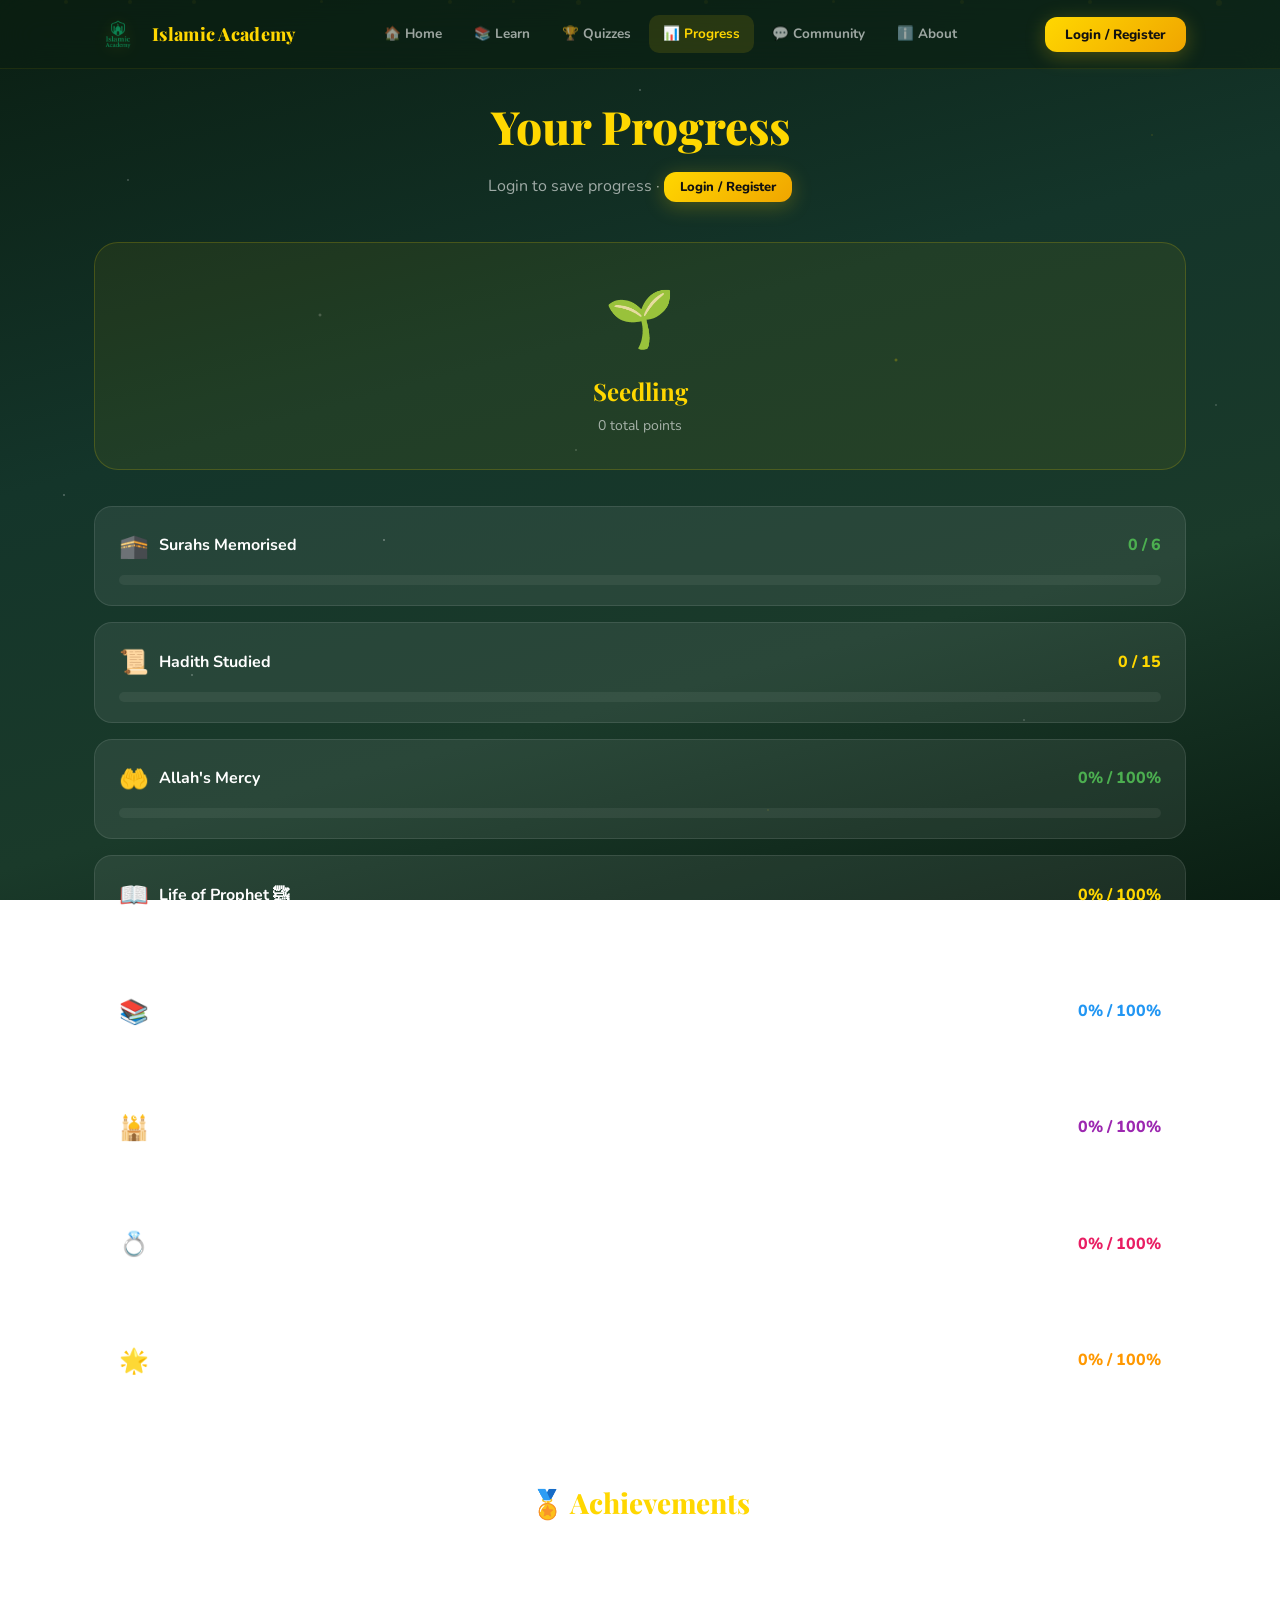
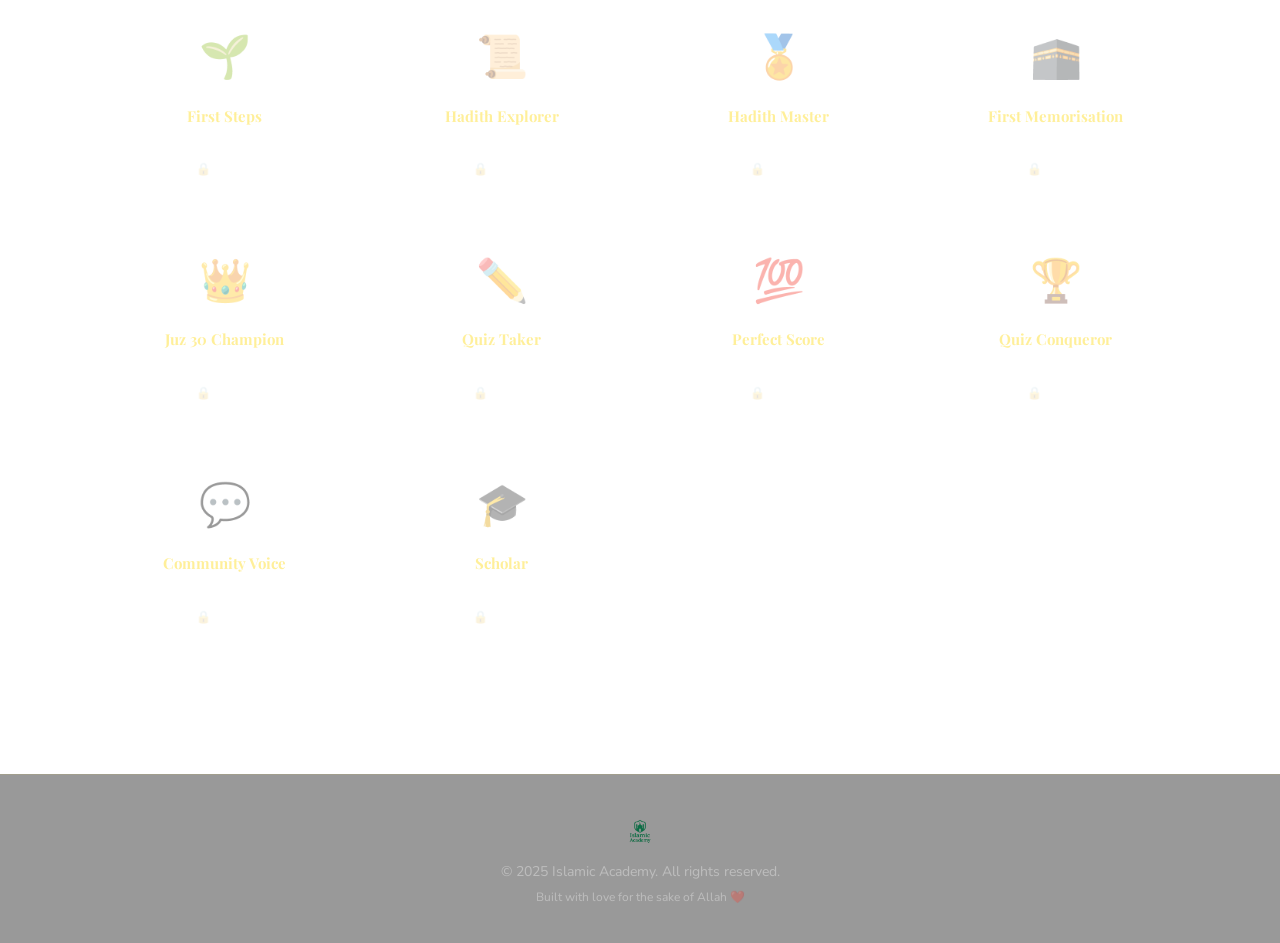
<file: progress.html>
<!DOCTYPE html>
<html lang="en">
<head><meta charset="UTF-8"/><meta name="viewport" content="width=device-width, initial-scale=1.0"/><title>Progress – Islamic Academy</title><link rel="stylesheet" href="css/style.css"/></head>
<body>
<div class="particles"><div class="particle"></div><div class="particle"></div><div class="particle"></div><div class="particle"></div><div class="particle"></div><div class="particle"></div><div class="particle"></div><div class="particle"></div><div class="particle"></div><div class="particle"></div><div class="particle"></div><div class="particle"></div></div>
  <div class="navbar-wrap" id="navbar-wrap">
    <nav class="navbar">
      <a href="index.html" class="logo">
        <img src="assets/OFFICAL Logo.png" alt="Islamic Academy Logo"/>
        <span class="logo-text">Islamic Academy</span>
      </a>
      <ul class="nav-links" id="nav-links">
        <li><a href="index.html">🏠 Home</a></li>
        <li><a href="learn.html">📚 Learn</a></li>
        <li><a href="courses.html">🏆 Quizzes</a></li>
        <li><a href="progress.html">📊 Progress</a></li>
        <li><a href="community.html">💬 Community</a></li>
        <li><a href="about.html">ℹ️ About</a></li>
      </ul>
      <div style="display:flex;align-items:center;gap:10px;">
        <div id="user-points-display" style="display:none;" class="nav-points"></div>
        <div id="auth-area">
          <button class="nav-auth-btn" onclick="openAuthModal('login')">Login / Register</button>
        </div>
        <button class="nav-toggle" id="nav-toggle" aria-label="Menu">☰</button>
      </div>
    </nav>
    <div class="nav-mobile" id="nav-mobile">
      <a href="index.html">🏠 Home</a>
      <a href="learn.html">📚 Learn</a>
      <a href="courses.html">🏆 Quizzes</a>
      <a href="progress.html">📊 Progress</a>
      <a href="community.html">💬 Community</a>
      <a href="about.html">ℹ️ About</a>
    </div>
  </div>

<div class="page-content container">
  <h1 class="section-title reveal">Your Progress</h1>
  <p class="section-sub reveal" id="progress-login-hint"></p>
  <div class="progress-level reveal" id="progress-level"></div>
  <div class="progress-list reveal" id="progress-list"></div>
  <h2 class="section-title mt-5 reveal" style="font-size:28px;">🏅 Achievements</h2>
  <p class="section-sub reveal">Unlock badges as you learn</p>
  <div class="about-values-grid reveal" id="achievements-grid"></div>
</div>
<footer><img src="assets/OFFICAL Logo.png" alt="Islamic Academy" class="footer-logo"/><p>&copy; 2025 Islamic Academy. All rights reserved.</p><p class="footer-love">Built with love for the sake of Allah ❤️</p></footer>
<div class="modal-overlay" id="auth-modal"><div class="modal-box" id="auth-box"></div></div>
<script src="js/script.js"></script>
</body></html>
</file>
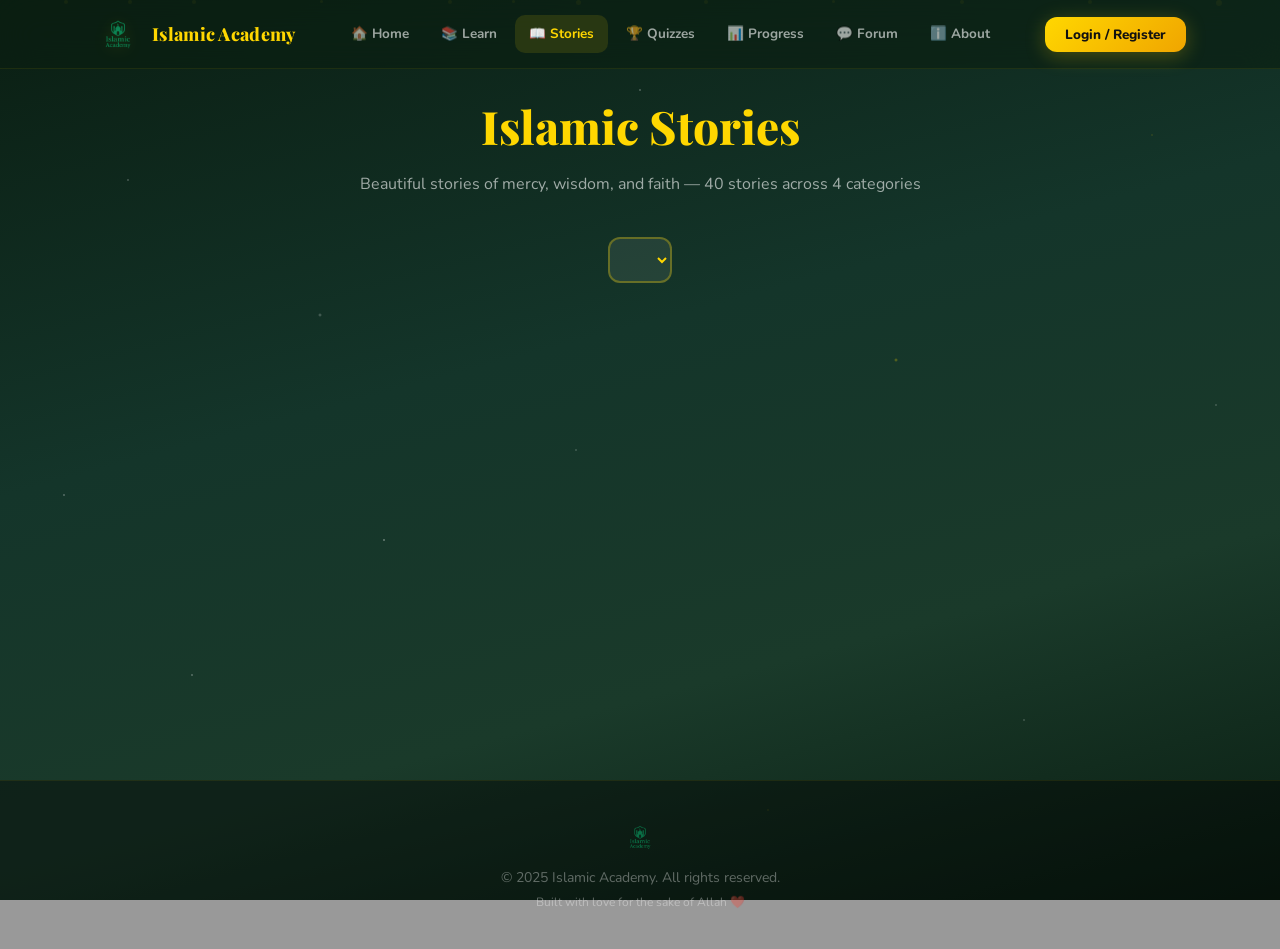
<file: stories.html>
<!DOCTYPE html>
<html lang="en">
<head><meta charset="UTF-8"/><meta name="viewport" content="width=device-width, initial-scale=1.0"/><title>Stories – Islamic Academy</title><link rel="stylesheet" href="css/style.css"/></head>
<body>
<div class="particles"><div class="particle"></div><div class="particle"></div><div class="particle"></div><div class="particle"></div><div class="particle"></div><div class="particle"></div><div class="particle"></div><div class="particle"></div><div class="particle"></div><div class="particle"></div><div class="particle"></div><div class="particle"></div></div>
<div class="navbar-wrap" id="navbar-wrap"><nav class="navbar"><a href="index.html" class="logo"><img src="assets/OFFICAL Logo.png" alt="Logo"/><span class="logo-text">Islamic Academy</span></a><ul class="nav-links" id="nav-links"><li><a href="index.html">🏠 Home</a></li><li><a href="learn.html">📚 Learn</a></li><li><a href="stories.html" class="active">📖 Stories</a></li><li><a href="courses.html">🏆 Quizzes</a></li><li><a href="progress.html">📊 Progress</a></li><li><a href="forum.html">💬 Forum</a></li><li><a href="about.html">ℹ️ About</a></li></ul><div style="display:flex;align-items:center;gap:10px;"><div id="auth-area"><button class="nav-auth-btn" onclick="openAuthModal('login')">Login / Register</button></div><button class="nav-toggle" id="nav-toggle" aria-label="Menu">☰</button></div></nav><div class="nav-mobile" id="nav-mobile"><a href="index.html">🏠 Home</a><a href="learn.html">📚 Learn</a><a href="stories.html" class="active">📖 Stories</a><a href="courses.html">🏆 Quizzes</a><a href="progress.html">📊 Progress</a><a href="forum.html">💬 Forum</a><a href="about.html">ℹ️ About</a></div></div>

<div class="page-content container">
  <h1 class="section-title reveal">Islamic Stories</h1>
  <p class="section-sub reveal">Beautiful stories of mercy, wisdom, and faith — 40 stories across 4 categories</p>
  <div class="text-center mb-3 reveal">
    <select id="story-cat-select" style="padding:10px 20px;border-radius:12px;border:2px solid rgba(255,215,0,0.3);background:rgba(255,255,255,0.08);color:var(--gold);font-family:var(--font-body);font-size:15px;font-weight:700;cursor:pointer;outline:none;"></select>
  </div>
  <div class="story-grid" id="story-grid"></div>
</div>
<div class="modal-overlay" id="story-modal"><div class="modal-box" id="story-modal-box" style="max-width:560px;"></div></div>
<footer><img src="assets/OFFICAL Logo.png" alt="Islamic Academy" class="footer-logo"/><p>&copy; 2025 Islamic Academy. All rights reserved.</p><p class="footer-love">Built with love for the sake of Allah ❤️</p></footer>
<div class="modal-overlay" id="auth-modal"><div class="modal-box" id="auth-box"></div></div>
<script src="js/script.js"></script>
</body></html>
</file>
<file: css/style.css>
/* ═══════════════════════════════════════════════
   ISLAMIC ACADEMY — Master Stylesheet
   Aesthetic: Lush night-garden Islamic — deep greens,
   warm gold, starfield accents, child-friendly warmth
   ═══════════════════════════════════════════════ */

@import url('https://fonts.googleapis.com/css2?family=Playfair+Display:wght@600;700;800&family=Nunito:wght@400;600;700;800;900&family=Amiri:wght@400;700&display=swap');

/* ── CSS Variables ── */
:root {
  --green-deep:    #0a1e12;
  --green-mid:     #14352a;
  --green-light:   #1e5c3a;
  --green-accent:  #2ecc71;
  --gold:          #ffd700;
  --gold-soft:     #ffec80;
  --gold-dark:     #c5a000;
  --glass:         rgba(255,255,255,0.07);
  --glass-border:  rgba(255,255,255,0.1);
  --glass-hover:   rgba(255,255,255,0.13);
  --text-main:     #ffffff;
  --text-muted:    rgba(255,255,255,0.6);
  --text-dim:      rgba(255,255,255,0.35);
  --danger:        #ff6b6b;
  --success:       #4caf50;
  --shadow-lg:     0 20px 60px rgba(0,0,0,0.4);
  --shadow-glow:   0 0 40px rgba(255,215,0,0.15);
  --radius-sm:     10px;
  --radius-md:     16px;
  --radius-lg:     24px;
  --radius-pill:   999px;
  --font-display:  'Playfair Display', Georgia, serif;
  --font-body:     'Nunito', 'Segoe UI', sans-serif;
  --font-arabic:   'Amiri', serif;
  --transition:    0.35s cubic-bezier(0.16, 1, 0.3, 1);
}

/* ── Reset & Base ── */
*, *::before, *::after { box-sizing: border-box; margin: 0; padding: 0; }

html { scroll-behavior: smooth; }

body {
  font-family: var(--font-body);
  color: var(--text-main);
  background: linear-gradient(165deg, var(--green-deep) 0%, var(--green-mid) 40%, #1a3a2a 70%, var(--green-deep) 100%);
  background-attachment: fixed;
  min-height: 100vh;
  overflow-x: hidden;
  line-height: 1.6;
}

a { color: var(--gold); text-decoration: none; transition: color var(--transition); }
a:hover { color: var(--gold-soft); }

img { max-width: 100%; height: auto; display: block; }

/* ── Scrollbar ── */
::-webkit-scrollbar { width: 8px; }
::-webkit-scrollbar-track { background: rgba(0,0,0,0.2); }
::-webkit-scrollbar-thumb { background: rgba(255,215,0,0.3); border-radius: var(--radius-pill); }

/* ── Star Field (CSS-only) ── */
body::before {
  content: '';
  position: fixed; inset: 0; z-index: 0; pointer-events: none;
  background-image:
    radial-gradient(1px 1px at 10% 20%, rgba(255,255,255,0.6), transparent),
    radial-gradient(1.5px 1.5px at 30% 60%, rgba(255,255,255,0.5), transparent),
    radial-gradient(1px 1px at 50% 10%, rgba(255,255,255,0.7), transparent),
    radial-gradient(2px 2px at 70% 40%, rgba(255,215,0,0.4), transparent),
    radial-gradient(1px 1px at 80% 80%, rgba(255,255,255,0.5), transparent),
    radial-gradient(1.5px 1.5px at 15% 75%, rgba(255,255,255,0.4), transparent),
    radial-gradient(1px 1px at 90% 15%, rgba(255,215,0,0.3), transparent),
    radial-gradient(1px 1px at 45% 50%, rgba(255,255,255,0.5), transparent),
    radial-gradient(2px 2px at 25% 35%, rgba(255,255,255,0.3), transparent),
    radial-gradient(1px 1px at 60% 90%, rgba(255,215,0,0.3), transparent),
    radial-gradient(1.5px 1.5px at 5% 55%, rgba(255,255,255,0.4), transparent),
    radial-gradient(1px 1px at 95% 45%, rgba(255,255,255,0.5), transparent);
  animation: twinkle 8s ease-in-out infinite alternate;
}

@keyframes twinkle {
  0% { opacity: 0.5; }
  50% { opacity: 1; }
  100% { opacity: 0.6; }
}

/* ── Floating Particles ── */
.particles {
  position: fixed; inset: 0; pointer-events: none; z-index: 0; overflow: hidden;
}
.particle {
  position: absolute;
  width: 4px; height: 4px;
  border-radius: 50%;
  background: rgba(255,215,0,0.25);
  animation: floatUp linear infinite;
}
.particle:nth-child(1)  { left:5%;  animation-duration:22s; animation-delay:0s; }
.particle:nth-child(2)  { left:15%; animation-duration:28s; animation-delay:3s; }
.particle:nth-child(3)  { left:25%; animation-duration:18s; animation-delay:6s; width:3px;height:3px; }
.particle:nth-child(4)  { left:35%; animation-duration:25s; animation-delay:1s; }
.particle:nth-child(5)  { left:45%; animation-duration:20s; animation-delay:8s; width:5px;height:5px; }
.particle:nth-child(6)  { left:55%; animation-duration:30s; animation-delay:2s; }
.particle:nth-child(7)  { left:65%; animation-duration:19s; animation-delay:5s; width:3px;height:3px; }
.particle:nth-child(8)  { left:75%; animation-duration:24s; animation-delay:4s; }
.particle:nth-child(9)  { left:85%; animation-duration:26s; animation-delay:7s; }
.particle:nth-child(10) { left:95%; animation-duration:21s; animation-delay:9s; width:6px;height:6px; }
.particle:nth-child(11) { left:10%; animation-duration:27s; animation-delay:11s; }
.particle:nth-child(12) { left:40%; animation-duration:23s; animation-delay:13s; width:3px;height:3px; }

@keyframes floatUp {
  0%   { bottom: -20px; opacity: 0; transform: translateX(0) rotate(0); }
  10%  { opacity: 1; }
  90%  { opacity: 1; }
  100% { bottom: 110vh; opacity: 0; transform: translateX(30px) rotate(360deg); }
}

/* ── Scroll Reveal ── */
.reveal {
  opacity: 0;
  transform: translateY(40px);
  transition: opacity 0.8s var(--transition), transform 0.8s var(--transition);
}
.reveal.visible {
  opacity: 1;
  transform: translateY(0);
}
.reveal-delay-1 { transition-delay: 0.1s; }
.reveal-delay-2 { transition-delay: 0.2s; }
.reveal-delay-3 { transition-delay: 0.3s; }
.reveal-delay-4 { transition-delay: 0.4s; }
.reveal-delay-5 { transition-delay: 0.5s; }

/* ── Utility ── */
.container { max-width: 1140px; margin: 0 auto; padding: 0 24px; }
.text-center { text-align: center; }
.text-gold { color: var(--gold); }
.mt-1 { margin-top: 8px; }  .mt-2 { margin-top: 16px; } .mt-3 { margin-top: 24px; }
.mt-4 { margin-top: 40px; } .mt-5 { margin-top: 60px; }
.mb-1 { margin-bottom: 8px; }  .mb-2 { margin-bottom: 16px; } .mb-3 { margin-bottom: 24px; }

.section-title {
  font-family: var(--font-display);
  font-size: clamp(28px, 4.5vw, 46px);
  font-weight: 800;
  color: var(--gold);
  text-align: center;
  margin-bottom: 8px;
}
.section-sub {
  text-align: center;
  color: var(--text-muted);
  font-size: 16px;
  margin-bottom: 40px;
}

/* ══════════════ NAVBAR ══════════════ */
.navbar-wrap {
  position: fixed; top: 0; left: 0; right: 0; z-index: 1000;
  transition: background var(--transition), box-shadow var(--transition);
  background: rgba(10,30,18,0.6);
  backdrop-filter: blur(18px);
  -webkit-backdrop-filter: blur(18px);
  border-bottom: 1px solid rgba(255,215,0,0.08);
}
.navbar-wrap.scrolled {
  background: rgba(10,30,18,0.95);
  box-shadow: 0 4px 30px rgba(0,0,0,0.3);
}
.navbar {
  max-width: 1140px; margin: 0 auto;
  display: flex; align-items: center; justify-content: space-between;
  padding: 0 24px; height: 68px;
}

/* Logo */
.logo { display: flex; align-items: center; gap: 10px; }
.logo img {
  height: 48px; width: auto;
  filter: brightness(1.8) drop-shadow(0 2px 8px rgba(255,215,0,0.15));
  transition: transform var(--transition);
}
.logo:hover img { transform: scale(1.05); }
.logo-text {
  font-family: var(--font-display); font-weight: 800; font-size: 18px;
  color: var(--gold); letter-spacing: 0.3px; display: none;
}
@media (min-width:600px) { .logo-text { display: block; } }

/* Nav links */
.nav-links {
  list-style: none; display: flex; gap: 4px;
}
.nav-links a {
  display: flex; align-items: center; gap: 5px;
  padding: 8px 14px; border-radius: var(--radius-sm);
  color: var(--text-muted); font-weight: 700; font-size: 13.5px;
  text-decoration: none;
  transition: all var(--transition);
  white-space: nowrap;
}
.nav-links a:hover,
.nav-links a.active {
  color: var(--gold);
  background: rgba(255,215,0,0.12);
}

/* Auth button */
.nav-auth-btn {
  background: linear-gradient(135deg, var(--gold), #f0a500);
  border: none; border-radius: 12px; padding: 8px 20px;
  color: #111; font-weight: 800; font-size: 13.5px;
  cursor: pointer; font-family: var(--font-body);
  box-shadow: 0 4px 20px rgba(255,215,0,0.25);
  transition: all var(--transition);
}
.nav-auth-btn:hover { transform: translateY(-1px); box-shadow: 0 6px 25px rgba(255,215,0,0.35); }

/* User badge */
.user-badge {
  display: flex; align-items: center; gap: 10px;
}
.user-avatar {
  width: 36px; height: 36px; border-radius: 50%;
  background: linear-gradient(135deg, var(--gold), #f0a500);
  display: grid; place-items: center;
  font-weight: 900; color: #111; font-size: 15px;
}
.logout-btn {
  background: rgba(255,100,100,0.12); border: 1px solid rgba(255,100,100,0.25);
  border-radius: var(--radius-sm); padding: 6px 14px;
  color: #ff8a8a; font-size: 12px; font-weight: 700;
  cursor: pointer; font-family: var(--font-body);
  transition: all var(--transition);
}
.logout-btn:hover { background: rgba(255,100,100,0.2); }

/* Mobile toggle */
.nav-toggle {
  display: none; font-size: 26px; background: none; border: none;
  color: var(--gold); cursor: pointer;
}
.nav-mobile {
  display: none; flex-direction: column; gap: 4px;
  padding: 16px 24px;
  background: rgba(10,30,18,0.98);
  border-top: 1px solid rgba(255,215,0,0.08);
}
.nav-mobile.show { display: flex; }

@media (max-width: 860px) {
  .nav-links { display: none; }
  .nav-toggle { display: block; }
}

/* ══════════════ HERO ══════════════ */
.hero {
  position: relative; z-index: 1;
  min-height: 100vh;
  display: flex; flex-direction: column; align-items: center; justify-content: center;
  text-align: center;
  padding: 120px 24px 60px;
}

.hero-logo {
  width: clamp(100px, 18vw, 160px);
  margin-bottom: 24px;
  filter: brightness(2) drop-shadow(0 8px 30px rgba(255,215,0,0.25));
  animation: gentleFloat 4s ease-in-out infinite;
}

@keyframes gentleFloat {
  0%, 100% { transform: translateY(0); }
  50% { transform: translateY(-14px); }
}

.hero h1 {
  font-family: var(--font-display);
  font-size: clamp(36px, 6.5vw, 68px);
  font-weight: 800; line-height: 1.12;
  margin-bottom: 18px;
  text-shadow: 0 4px 30px rgba(0,0,0,0.3);
}
.hero h1 .gold-grad {
  background: linear-gradient(135deg, var(--gold), var(--gold-soft), #f0a500);
  -webkit-background-clip: text; -webkit-text-fill-color: transparent;
  background-clip: text;
}
.hero-sub {
  font-size: clamp(16px, 2.5vw, 20px);
  color: rgba(255,255,255,0.78);
  max-width: 600px; margin: 0 auto 36px;
  line-height: 1.75;
}

.hero-btns { display: flex; gap: 14px; justify-content: center; flex-wrap: wrap; }

.btn-primary {
  display: inline-flex; align-items: center; gap: 8px;
  background: linear-gradient(135deg, var(--gold), #f0a500);
  border: none; border-radius: var(--radius-md); padding: 16px 36px;
  color: #111; font-weight: 800; font-size: 17px;
  cursor: pointer; font-family: var(--font-body);
  box-shadow: 0 8px 40px rgba(255,215,0,0.3);
  transition: all var(--transition); text-decoration: none;
  letter-spacing: 0.3px;
}
.btn-primary:hover { transform: translateY(-2px) scale(1.03); box-shadow: 0 12px 50px rgba(255,215,0,0.4); color: #111; }

.btn-outline {
  display: inline-flex; align-items: center; gap: 8px;
  background: rgba(255,255,255,0.08); border: 2px solid rgba(255,215,0,0.35);
  border-radius: var(--radius-md); padding: 14px 32px;
  color: var(--gold); font-weight: 700; font-size: 16px;
  cursor: pointer; font-family: var(--font-body);
  transition: all var(--transition); text-decoration: none;
  backdrop-filter: blur(6px);
}
.btn-outline:hover { background: rgba(255,215,0,0.12); border-color: var(--gold); color: var(--gold); }

/* ══════════════ HADITH OF THE DAY ══════════════ */
.hadith-section {
  position: relative; z-index: 1;
  max-width: 820px; margin: 0 auto 60px; padding: 0 24px;
}
.hadith-card {
  background: rgba(255,215,0,0.06);
  border: 1px solid rgba(255,215,0,0.18);
  border-radius: var(--radius-lg);
  padding: 36px 30px; text-align: center;
  position: relative; overflow: hidden;
  backdrop-filter: blur(12px);
}
.hadith-card::before {
  content: '☪';
  position: absolute; top: -20px; right: -20px;
  font-size: 100px; opacity: 0.04;
  transform: rotate(15deg); pointer-events: none;
}
.hadith-label {
  font-size: 11px; font-weight: 800; letter-spacing: 3px;
  color: var(--gold); text-transform: uppercase; margin-bottom: 14px;
}
.hadith-text {
  font-size: clamp(16px, 2.2vw, 19px);
  line-height: 1.85; font-style: italic;
  color: rgba(255,255,255,0.88); margin-bottom: 16px;
}
.hadith-source { color: rgba(255,215,0,0.7); font-size: 14px; }
.hadith-source strong { color: var(--gold); }

/* ══════════════ VIDEO SHOWCASE ══════════════ */
.video-grid {
  display: grid; grid-template-columns: repeat(auto-fit, minmax(300px, 1fr));
  gap: 24px;
}
.video-card {
  border-radius: var(--radius-lg); overflow: hidden;
  background: var(--glass); border: 1px solid var(--glass-border);
  transition: all var(--transition);
}
.video-card:hover {
  transform: translateY(-5px);
  box-shadow: var(--shadow-lg);
  border-color: rgba(255,215,0,0.2);
}
.video-embed {
  position: relative; padding-top: 56.25%; background: #000;
}
.video-embed iframe {
  position: absolute; top: 0; left: 0; width: 100%; height: 100%; border: none;
}
.video-info { padding: 16px 20px; }
.video-info h4 { color: var(--gold); margin-bottom: 4px; font-size: 16px; }
.video-info p { color: var(--text-muted); font-size: 13px; margin: 0; }

/* ══════════════ FEATURES / CATEGORY CARDS ══════════════ */
.features-grid {
  display: grid; grid-template-columns: repeat(auto-fit, minmax(280px, 1fr));
  gap: 20px;
}
.feature-card {
  background: var(--glass); border: 1px solid var(--glass-border);
  border-radius: var(--radius-lg); padding: 28px 24px;
  cursor: pointer; transition: all var(--transition);
  text-decoration: none; color: var(--text-main); display: block;
}
.feature-card:hover {
  transform: translateY(-6px);
  border-color: rgba(255,215,0,0.25);
  box-shadow: 0 20px 50px rgba(0,0,0,0.3);
  background: var(--glass-hover);
  color: var(--text-main);
}
.feature-icon { font-size: 42px; margin-bottom: 14px; }
.feature-card h3 {
  color: var(--gold); font-family: var(--font-display);
  font-size: 18px; margin-bottom: 8px;
}
.feature-card p { color: var(--text-muted); font-size: 14px; line-height: 1.6; }

/* ══════════════ GLASS CARD (reusable) ══════════════ */
.glass-card {
  background: var(--glass); border: 1px solid var(--glass-border);
  border-radius: var(--radius-lg); padding: 28px;
  backdrop-filter: blur(12px);
}

/* ══════════════ LEARN PAGE ══════════════ */
.learn-tabs {
  display: flex; gap: 8px; justify-content: center; flex-wrap: wrap; margin-bottom: 36px;
}
.learn-tab {
  background: var(--glass); border: 2px solid var(--glass-border);
  border-radius: 14px; padding: 12px 24px;
  color: var(--text-muted); font-weight: 700; font-size: 15px;
  cursor: pointer; font-family: var(--font-body);
  transition: all var(--transition);
  display: flex; align-items: center; gap: 8px;
}
.learn-tab:hover { border-color: rgba(255,215,0,0.3); color: var(--gold); }
.learn-tab.active {
  background: rgba(255,215,0,0.15);
  border-color: rgba(255,215,0,0.4);
  color: var(--gold);
}
.learn-tab .tab-icon { font-size: 20px; }
.learn-panel { display: none; }
.learn-panel.active { display: block; animation: fadeSlideIn 0.4s ease; }

/* Surah cards */
.surah-grid {
  display: grid; grid-template-columns: repeat(auto-fill, minmax(280px, 1fr)); gap: 16px;
}
.surah-card {
  background: var(--glass); border: 1px solid var(--glass-border);
  border-radius: 18px; padding: 22px; cursor: pointer;
  transition: all var(--transition); position: relative; overflow: hidden;
}
.surah-card:hover {
  transform: translateY(-4px) scale(1.01);
  box-shadow: var(--shadow-lg);
}
.surah-card.done {
  background: rgba(76,175,80,0.1);
  border-color: rgba(76,175,80,0.3);
}
.surah-card .done-badge {
  position: absolute; top: 12px; right: 12px; font-size: 22px;
}
.surah-num { font-size: 11px; font-weight: 800; color: rgba(255,215,0,0.6); letter-spacing: 2px; }
.surah-card h3 {
  color: #fff; margin: 6px 0 8px; font-size: 20px;
  font-family: var(--font-display);
}
.surah-card .surah-meta { color: var(--text-muted); font-size: 13px; }

/* Hadith study */
.hadith-study-card {
  max-width: 700px; margin: 0 auto;
  background: var(--glass); border: 1px solid var(--glass-border);
  border-radius: var(--radius-lg); padding: 36px 28px;
  text-align: center; position: relative; overflow: hidden;
}
.hadith-nav-dots {
  display: flex; flex-wrap: wrap; gap: 6px; justify-content: center; margin-top: 20px;
}
.hadith-dot {
  width: 32px; height: 32px; border-radius: 8px;
  border: none; cursor: pointer; font-size: 12px; font-weight: 800;
  font-family: var(--font-body); transition: all var(--transition);
  background: rgba(255,255,255,0.06); color: var(--text-dim);
}
.hadith-dot.current { background: rgba(255,215,0,0.25); color: var(--gold); }
.hadith-dot.studied { background: rgba(76,175,80,0.25); color: var(--success); }

/* ══════════════ STORIES ══════════════ */
.story-grid {
  display: grid; grid-template-columns: repeat(auto-fill, minmax(300px, 1fr)); gap: 20px;
}
.story-card {
  background: var(--glass); border: 1px solid var(--glass-border);
  border-radius: var(--radius-lg); padding: 28px 24px; cursor: pointer;
  transition: all var(--transition);
}
.story-card:hover {
  transform: translateY(-6px) scale(1.01);
  border-color: rgba(255,215,0,0.25);
  box-shadow: 0 20px 50px rgba(0,0,0,0.3);
}
.story-icon { font-size: 46px; margin-bottom: 14px; }
.story-card h3 {
  color: var(--gold); font-family: var(--font-display);
  font-size: 18px; margin-bottom: 8px;
}
.story-card p { color: var(--text-muted); font-size: 14px; line-height: 1.6; }

/* ══════════════ QUIZZES ══════════════ */
.quiz-grid {
  display: grid; grid-template-columns: repeat(auto-fill, minmax(260px, 1fr)); gap: 20px;
}
.quiz-card {
  background: var(--glass); border: 1px solid var(--glass-border);
  border-radius: var(--radius-lg); padding: 28px 24px;
  text-align: center; cursor: pointer; transition: all var(--transition);
}
.quiz-card:hover {
  transform: translateY(-6px);
  border-color: rgba(255,215,0,0.25);
  box-shadow: 0 20px 50px rgba(0,0,0,0.3);
}
.quiz-card-icon { font-size: 46px; margin-bottom: 14px; }
.quiz-card h3 { color: var(--gold); font-family: var(--font-display); margin-bottom: 6px; }
.quiz-card .quiz-count { color: var(--text-muted); font-size: 14px; margin-bottom: 12px; }
.quiz-best {
  display: inline-block; background: rgba(76,175,80,0.15);
  border-radius: var(--radius-pill); padding: 4px 14px;
  font-size: 13px; font-weight: 700; color: var(--success);
}

/* Quiz Runner */
.quiz-runner { max-width: 650px; margin: 0 auto; }
.quiz-progress-bar {
  height: 8px; border-radius: var(--radius-pill);
  background: rgba(255,255,255,0.08); overflow: hidden; margin-bottom: 24px;
}
.quiz-progress-fill {
  height: 100%; border-radius: var(--radius-pill);
  background: linear-gradient(90deg, var(--gold), #f0a500);
  transition: width 0.4s ease;
}
.quiz-question-card {
  background: var(--glass); border: 1px solid var(--glass-border);
  border-radius: var(--radius-lg); padding: 28px 24px;
}
.quiz-q-text { color: #fff; font-size: 20px; margin-bottom: 20px; line-height: 1.5; font-weight: 700; }
.quiz-options { display: grid; gap: 10px; }
.quiz-option {
  background: rgba(255,255,255,0.05); border: 1px solid rgba(255,255,255,0.1);
  border-radius: 14px; padding: 14px 18px; text-align: left;
  color: rgba(255,255,255,0.8); font-weight: 600; font-size: 15px;
  cursor: pointer; font-family: var(--font-body);
  transition: all var(--transition);
}
.quiz-option:hover { transform: translateY(-1px); border-color: rgba(255,215,0,0.3); }
.quiz-option.selected { border: 2px solid var(--gold); background: rgba(255,215,0,0.12); color: var(--gold); }
.quiz-option.correct { border: 2px solid var(--success); background: rgba(76,175,80,0.15); color: var(--success); }
.quiz-option.wrong { border: 2px solid var(--danger); background: rgba(255,107,107,0.12); color: var(--danger); }

.quiz-result-card {
  text-align: center; padding: 40px 24px;
}
.quiz-result-icon { font-size: 80px; animation: bounceIn 0.6s ease; }
.quiz-result-pct { font-size: 48px; font-weight: 900; color: #fff; margin: 16px 0; }

/* ══════════════ PROGRESS ══════════════ */
.progress-level {
  text-align: center; padding: 32px;
  background: rgba(255,215,0,0.06); border: 1px solid rgba(255,215,0,0.18);
  border-radius: var(--radius-lg); margin-bottom: 36px;
}
.progress-level-icon { font-size: 56px; margin-bottom: 8px; }
.progress-level h2 { color: var(--gold); font-family: var(--font-display); margin-bottom: 4px; }
.progress-level p { color: var(--text-muted); font-size: 14px; }

.progress-list { display: grid; gap: 16px; }
.progress-item {
  background: var(--glass); border: 1px solid var(--glass-border);
  border-radius: 18px; padding: 20px 24px;
}
.progress-item-head {
  display: flex; align-items: center; justify-content: space-between; margin-bottom: 10px;
}
.progress-item-label { display: flex; align-items: center; gap: 10px; font-weight: 700; }
.progress-item-label .pi-icon { font-size: 24px; }
.progress-item-value { font-weight: 800; font-size: 16px; }
.progress-bar-bg {
  height: 10px; border-radius: var(--radius-pill);
  background: rgba(255,255,255,0.06); overflow: hidden;
}
.progress-bar-fill {
  height: 100%; border-radius: var(--radius-pill);
  transition: width 1s cubic-bezier(0.16, 1, 0.3, 1);
}

/* ══════════════ ABOUT ══════════════ */
.about-values-grid {
  display: grid; grid-template-columns: repeat(auto-fit, minmax(220px, 1fr)); gap: 16px;
}
.about-value {
  background: var(--glass); border: 1px solid var(--glass-border);
  border-radius: var(--radius-lg); padding: 24px 20px; text-align: center;
  transition: all var(--transition);
}
.about-value:hover { transform: translateY(-4px); box-shadow: var(--shadow-lg); }
.about-value .av-icon { font-size: 38px; margin-bottom: 12px; }
.about-value h3 { color: var(--gold); font-family: var(--font-display); margin-bottom: 8px; font-size: 17px; }
.about-value p { color: var(--text-muted); font-size: 14px; line-height: 1.6; }

.about-mission {
  background: rgba(255,215,0,0.06); border: 1px solid rgba(255,215,0,0.18);
  border-radius: var(--radius-lg); padding: 36px; text-align: center;
  margin-top: 40px;
}
.about-mission h2 { color: var(--gold); font-family: var(--font-display); margin-bottom: 14px; }
.about-mission p {
  color: rgba(255,255,255,0.78); max-width: 600px;
  margin: 0 auto; font-size: 16px; line-height: 1.7;
}

/* ══════════════ MODAL (Auth / Surah viewer / Story) ══════════════ */
.modal-overlay {
  display: none; position: fixed; inset: 0; z-index: 9999;
  background: rgba(0,0,0,0.7); backdrop-filter: blur(10px);
  align-items: center; justify-content: center; padding: 20px;
}
.modal-overlay.show { display: flex; animation: fadeIn 0.3s ease; }
.modal-box {
  background: linear-gradient(145deg, #1a3a2a, #0d2818);
  border-radius: var(--radius-lg); padding: 36px 32px;
  width: min(480px, 95vw); max-height: 88vh; overflow-y: auto;
  border: 1px solid rgba(255,215,0,0.18);
  box-shadow: 0 30px 80px rgba(0,0,0,0.5), var(--shadow-glow);
  animation: slideUp 0.4s ease;
}
.modal-close {
  float: right; background: none; border: none; color: rgba(255,255,255,0.5);
  font-size: 24px; cursor: pointer; transition: color 0.2s;
}
.modal-close:hover { color: #fff; }

/* Arabic text in modals */
.arabic-display {
  direction: rtl; text-align: center;
  font-family: var(--font-arabic); font-size: clamp(20px, 3vw, 30px);
  line-height: 2.2; color: #fff; padding: 24px;
  background: rgba(255,255,255,0.04); border-radius: var(--radius-md);
  margin-bottom: 20px;
}
.meaning-box {
  background: rgba(255,215,0,0.06); border-radius: 14px; padding: 18px 20px;
  margin-bottom: 20px;
}
.meaning-label { font-size: 11px; font-weight: 800; letter-spacing: 2px; color: var(--gold); margin-bottom: 8px; }
.meaning-text { color: rgba(255,255,255,0.85); line-height: 1.7; font-size: 15px; }

/* ══════════════ AUTH FORM ══════════════ */
.auth-tabs {
  display: flex; border-radius: 12px; overflow: hidden; margin-bottom: 24px;
  border: 1px solid rgba(255,215,0,0.25);
}
.auth-tab {
  flex: 1; padding: 12px 0; border: none; cursor: pointer;
  font-family: var(--font-body); font-size: 15px; font-weight: 700;
  background: transparent; color: var(--text-muted);
  transition: all 0.3s;
}
.auth-tab.active { background: rgba(255,215,0,0.15); color: var(--gold); }

.form-field { margin-bottom: 14px; }
.form-field label {
  display: block; font-size: 12px; font-weight: 700;
  color: var(--text-muted); margin-bottom: 5px;
}
.form-field input {
  width: 100%; padding: 12px 16px; border-radius: 12px;
  border: 1px solid rgba(255,255,255,0.12);
  background: rgba(255,255,255,0.07); color: #fff;
  font-size: 15px; font-family: var(--font-body); outline: none;
  transition: border-color 0.3s;
}
.form-field input:focus { border-color: rgba(255,215,0,0.45); }

.form-error { color: var(--danger); font-size: 14px; text-align: center; margin: 8px 0; }

.verify-code-display {
  background: rgba(255,215,0,0.12); border-radius: var(--radius-md);
  padding: 18px 24px; font-size: 32px; font-weight: 900;
  letter-spacing: 8px; color: var(--gold); font-family: monospace;
  margin: 12px 0 20px; text-align: center;
  border: 2px dashed rgba(255,215,0,0.25);
}

.btn-full {
  width: 100%; padding: 14px; border: none; border-radius: 14px;
  background: linear-gradient(135deg, var(--gold), #f0a500);
  color: #111; font-weight: 800; font-size: 16px;
  cursor: pointer; font-family: var(--font-body);
  box-shadow: 0 6px 30px rgba(255,215,0,0.25);
  transition: all var(--transition); margin-top: 12px;
}
.btn-full:hover { transform: translateY(-1px); }
.btn-full.secondary {
  background: rgba(255,255,255,0.08); color: #fff;
  border: 1px solid rgba(255,255,255,0.15);
  box-shadow: none;
}
.btn-full.success { background: linear-gradient(135deg, #4caf50, #2e7d32); color: #fff; }
.btn-full.danger-soft { background: rgba(255,100,100,0.12); border: 1px solid rgba(255,100,100,0.25); color: #ff8a8a; box-shadow:none; }

/* ══════════════ FOOTER ══════════════ */
footer {
  position: relative; z-index: 1;
  background: rgba(0,0,0,0.4); border-top: 1px solid rgba(255,215,0,0.08);
  padding: 36px 24px; text-align: center; margin-top: 60px;
}
footer .footer-logo { height: 40px; margin: 0 auto 10px; filter: brightness(1.5); }
footer p { color: var(--text-dim); font-size: 14px; }
footer .footer-love { font-size: 12px; margin-top: 4px; }

/* ══════════════ ANIMATIONS ══════════════ */
@keyframes fadeIn      { from { opacity: 0; } to { opacity: 1; } }
@keyframes slideUp     { from { opacity: 0; transform: translateY(30px); } to { opacity: 1; transform: translateY(0); } }
@keyframes bounceIn    { 0% { transform: scale(0); } 60% { transform: scale(1.15); } 100% { transform: scale(1); } }
@keyframes fadeSlideIn { from { opacity: 0; transform: translateY(24px); } to { opacity: 1; transform: translateY(0); } }
@keyframes shakeX {
  0%,100% { transform: translateX(0); }
  20% { transform: translateX(-10px); }
  40% { transform: translateX(10px); }
  60% { transform: translateX(-6px); }
  80% { transform: translateX(6px); }
}

/* ══════════════ PAGE CONTENT SPACING ══════════════ */
.page-content {
  position: relative; z-index: 1;
  padding-top: 90px; padding-bottom: 60px;
  min-height: 80vh;
}

/* ══════════════ STORY MODAL LESSON BOX ══════════════ */
.lesson-box {
  background: rgba(255,215,0,0.08); border-radius: 14px;
  padding: 16px 20px; margin: 16px 0;
}
.lesson-box .lb-label { font-size: 12px; font-weight: 800; letter-spacing: 2px; color: var(--gold); margin-bottom: 6px; }
.lesson-box p { color: rgba(255,255,255,0.9); font-weight: 700; font-size: 16px; }

/* ══════════════ NAV BTN SHARED STYLE ══════════════ */
.btn-nav {
  background: rgba(255,255,255,0.08); border: 1px solid rgba(255,255,255,0.15);
  border-radius: 12px; padding: 10px 20px; color: #fff;
  font-weight: 600; font-size: 14px; cursor: pointer;
  font-family: var(--font-body); transition: all var(--transition);
}
.btn-nav:hover { background: rgba(255,255,255,0.14); }
.btn-nav:disabled { opacity: 0.3; cursor: default; }

/* ══════════════ RESPONSIVE TWEAKS ══════════════ */
@media (max-width: 600px) {
  .hero h1 { font-size: clamp(28px, 8vw, 40px); }
  .features-grid { grid-template-columns: 1fr; }
  .video-grid { grid-template-columns: 1fr; }
  .quiz-grid { grid-template-columns: 1fr; }
  .surah-grid { grid-template-columns: 1fr; }
  .story-grid { grid-template-columns: 1fr; }
  .about-values-grid { grid-template-columns: 1fr; }
}

/* ══════ Community page panels ══════ */
.comm-panel { animation: fadeSlideIn 0.4s ease; }
@media (max-width: 600px) {
  #cpanel-feedback > div { grid-template-columns: 1fr !important; }
}
</file>
